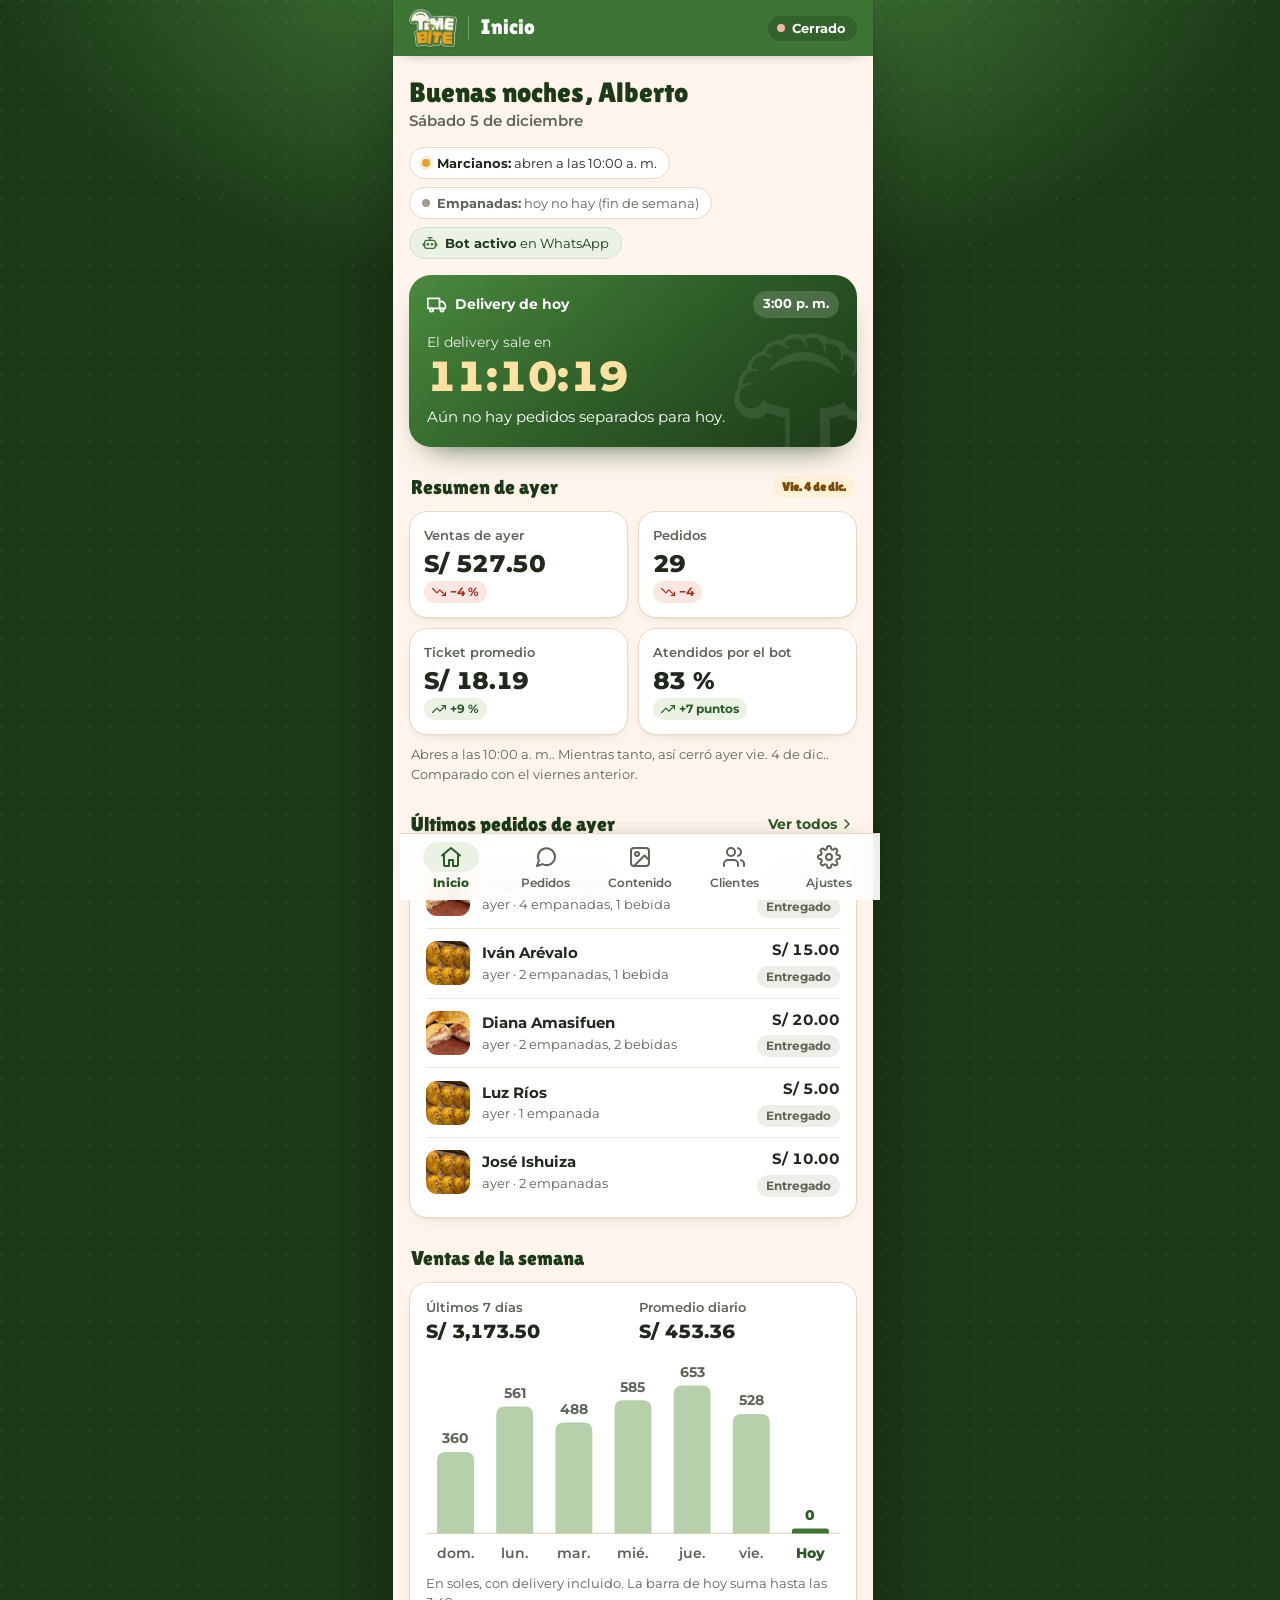
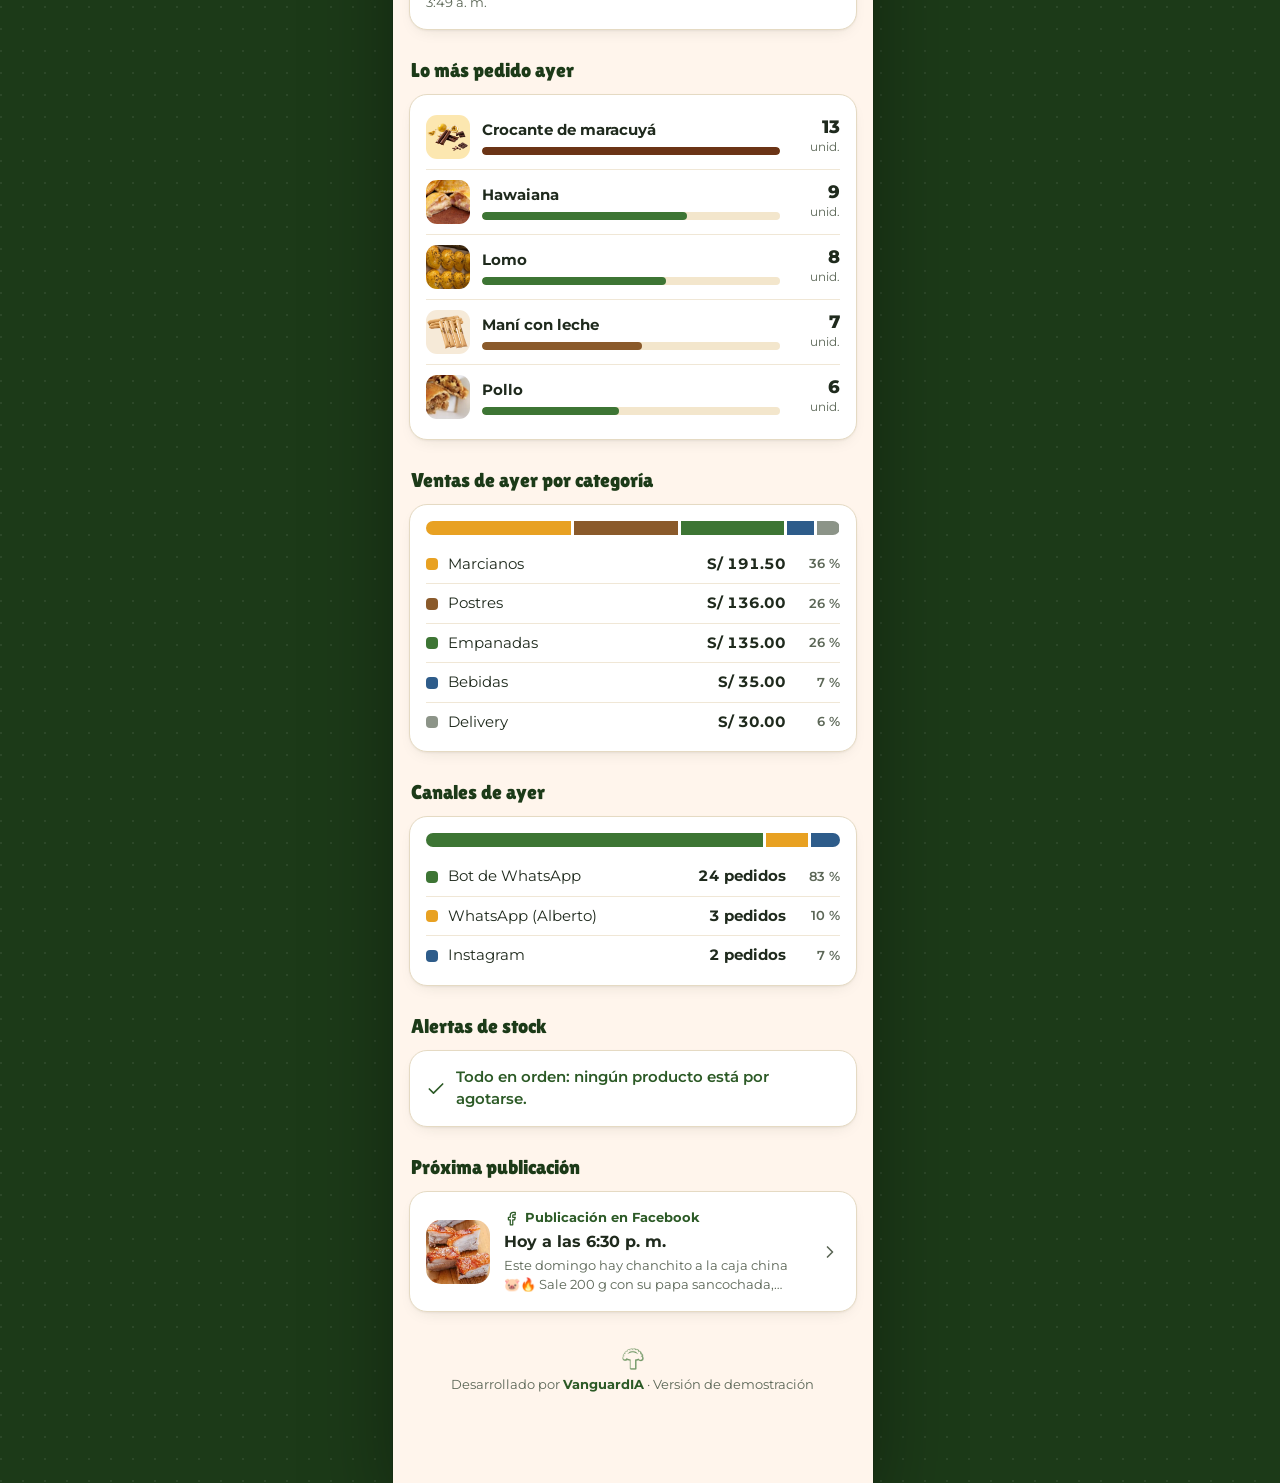
<file: index.html>
<!doctype html>
<html lang="es-PE">
<head>
  <meta charset="utf-8">
  <meta name="viewport" content="width=device-width, initial-scale=1, viewport-fit=cover">
  <meta name="robots" content="noindex">
  <meta name="theme-color" content="#3D7534">
  <meta name="color-scheme" content="light">
  <meta name="description" content="Panel de Time Bite: pedidos por WhatsApp, publicaciones y clientes. Versión de demostración.">
  <meta name="mobile-web-app-capable" content="yes">
  <meta name="apple-mobile-web-app-capable" content="yes">
  <meta name="apple-mobile-web-app-title" content="Time Bite">
  <title>Time Bite · Panel</title>
  <link rel="icon" href="assets/img/logo-verde.webp" type="image/webp">
  <link rel="apple-touch-icon" href="assets/img/logo-verde.webp">
  <link rel="stylesheet" href="https://fonts.googleapis.com/css2?family=Kaushan+Script&family=Lilita+One&family=Montserrat:wght@400..900&display=swap">
  <link rel="stylesheet" href="css/app.css">
  <link rel="stylesheet" href="css/chat.css">
  <link rel="stylesheet" href="css/studio.css">
  <script defer src="js/data.js"></script>
  <script defer src="js/app.js"></script>
  <script defer src="js/sim.js"></script>
  <script defer src="js/views.js"></script>
  <script defer src="js/bot.js"></script>
  <script defer src="js/chat.js"></script>
  <script defer src="js/content.js"></script>
  <script defer src="js/studio.js"></script>
</head>
<body>
  <div class="app">
    <header class="app-head">
      <img class="app-logo" src="assets/img/logo.webp" alt="Time Bite" width="774" height="613">
      <h1 class="app-title" id="app-title">Inicio</h1>
      <span class="app-status" id="app-status">Abierto</span>
    </header>

    <main class="app-main" id="app-main">
      <section class="view" id="view-inicio" aria-labelledby="app-title"></section>
      <section class="view" id="view-pedidos" aria-labelledby="app-title" hidden></section>
      <section class="view" id="view-contenido" aria-labelledby="app-title" hidden></section>
      <section class="view" id="view-clientes" aria-labelledby="app-title" hidden></section>
      <section class="view" id="view-ajustes" aria-labelledby="app-title" hidden></section>
      <footer class="app-credit">
        <img src="assets/img/isotipo-verde.webp" alt="" width="504" height="512">
        <span>Desarrollado por <b>VanguardIA</b> · Versión de demostración</span>
      </footer>
      <noscript><p class="empty">Activa JavaScript en tu navegador para usar el panel de Time Bite.</p></noscript>
    </main>

    <nav class="tabbar" id="tabbar" aria-label="Secciones">
      <button type="button" class="tab" data-view="inicio"><span class="tab-ic"></span><span class="tab-lb">Inicio</span></button>
      <button type="button" class="tab" data-view="pedidos"><span class="tab-ic"><span class="tab-badge" hidden></span></span><span class="tab-lb">Pedidos</span></button>
      <button type="button" class="tab" data-view="contenido"><span class="tab-ic"></span><span class="tab-lb">Contenido</span></button>
      <button type="button" class="tab" data-view="clientes"><span class="tab-ic"></span><span class="tab-lb">Clientes</span></button>
      <button type="button" class="tab" data-view="ajustes"><span class="tab-ic"></span><span class="tab-lb">Ajustes</span></button>
    </nav>
  </div>
</body>
</html>
</file>
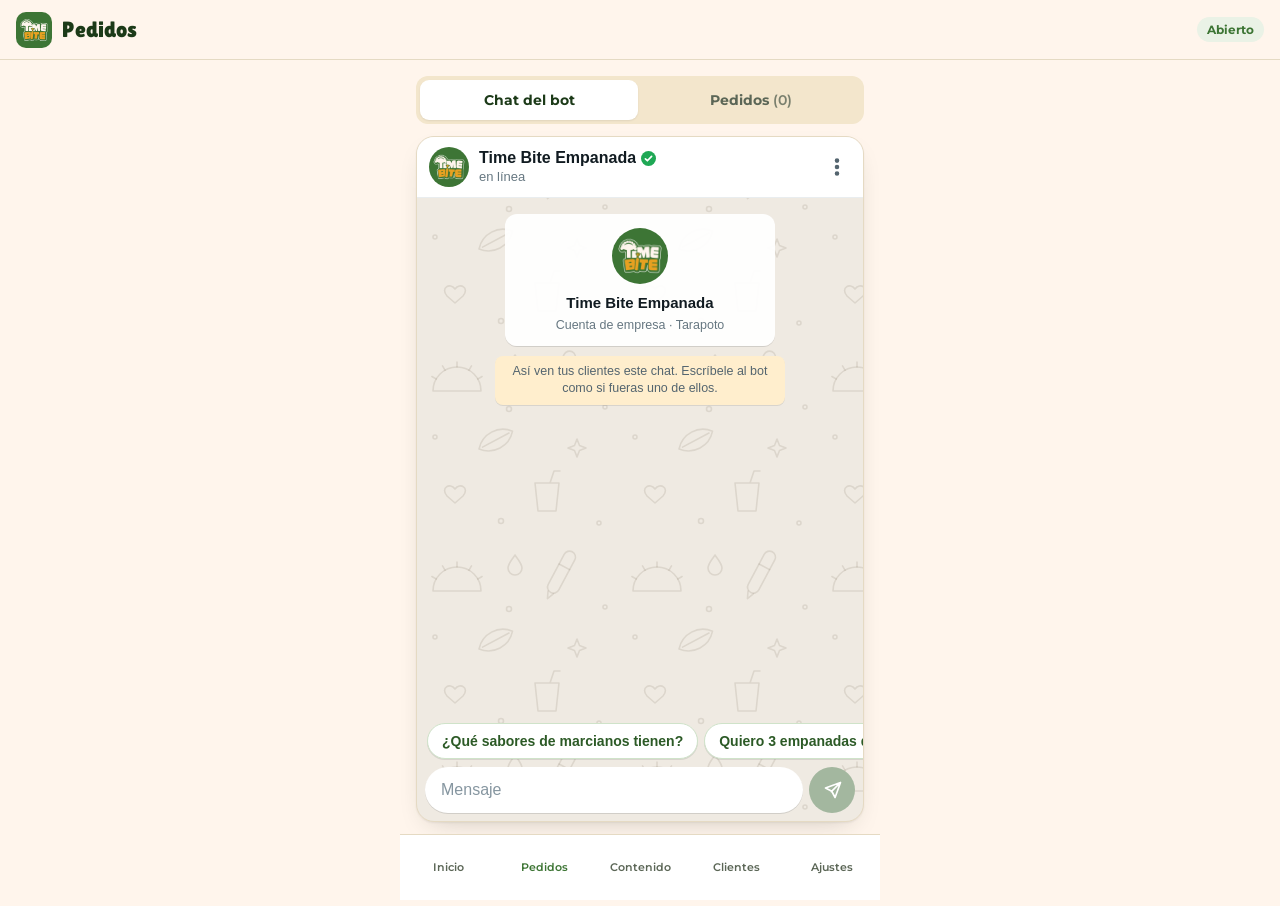
<file: tests/chat.html>
<!doctype html>
<html lang="es-PE">
<head>
<meta charset="utf-8">
<meta name="viewport" content="width=device-width, initial-scale=1, viewport-fit=cover">
<meta name="robots" content="noindex">
<title>Prueba · Pedidos y chat</title>
<!-- Prueba aislada de js/chat.js + css/chat.css con un shell mínimo simulado (TB.app) y, si no existe js/bot.js, un bot simulado.
     Parámetros: ?fresh (estado limpio) &tab=pedidos &day=ayer &play=demo|texto1|texto2 (&stop=N &after=pedidos) &sheet (abre el primer pedido) &off (bot apagado)
     &stubbot (fuerza el bot simulado) &now=2026-11-11T13:30 -->
<base href="../">
<link rel="preconnect" href="https://fonts.googleapis.com">
<link rel="preconnect" href="https://fonts.gstatic.com" crossorigin>
<link rel="stylesheet" href="https://fonts.googleapis.com/css2?family=Lilita+One&family=Montserrat:wght@400;500;600;700;800;900&display=swap">
<style>
  /* Sustituto mínimo de css/app.css (tokens y componentes compartidos) solo para esta prueba. */
  :root { --tb-verde:#3D7534; --tb-verde-700:#2C5A26; --tb-verde-900:#1C3A18; --tb-verde-50:#EAF2E6; --tb-mostaza:#E8A122; --tb-mostaza-50:#FDF1D8; --tb-crema:#FFF5EC; --tb-crema-2:#F3E6CC; --tb-marron:#42220B; --tb-tinta:#1F2A1D; --tb-tinta-2:#5B6656; --tb-borde:#E5DAC3; --tb-rojo:#C2412D; --tb-azul:#2E5C8A; }
  * { box-sizing: border-box; }
  html, body { margin: 0; }
  body { background: var(--tb-crema); color: var(--tb-tinta); font: 15px/1.45 Montserrat, system-ui, sans-serif; overflow-x: hidden; }
  button { font: inherit; }
  .t-top { position: sticky; top: 0; z-index: 10; display: flex; align-items: center; gap: 10px; height: 60px; padding: 0 16px; background: var(--tb-crema); border-bottom: 1px solid var(--tb-borde); }
  .t-top img { width: 36px; height: 36px; border-radius: 10px; }
  .t-top b { font: 22px 'Lilita One', sans-serif; color: var(--tb-verde-900); }
  .t-top span { margin-left: auto; font-size: 12px; font-weight: 700; color: var(--tb-verde); background: var(--tb-verde-50); padding: 4px 10px; border-radius: 99px; }
  .t-main { padding: 16px 16px calc(84px + env(safe-area-inset-bottom)); max-width: 480px; margin: 0 auto; }
  .t-nav { position: fixed; left: 0; right: 0; bottom: 0; z-index: 10; display: grid; grid-template-columns: repeat(5, 1fr); height: calc(66px + env(safe-area-inset-bottom)); padding-bottom: env(safe-area-inset-bottom); background: #fff; border-top: 1px solid var(--tb-borde); max-width: 480px; margin: 0 auto; }
  .t-nav span { display: flex; flex-direction: column; align-items: center; justify-content: center; gap: 2px; font-size: 11px; font-weight: 600; color: var(--tb-tinta-2); }
  .t-nav span.on { color: var(--tb-verde); }
  .seg { display: flex; padding: 4px; gap: 4px; background: var(--tb-crema-2); border-radius: 12px; }
  .seg button { flex: 1; min-height: 40px; border: 0; border-radius: 9px; background: none; color: var(--tb-tinta-2); font-weight: 700; font-size: 14px; padding: 0 14px; }
  .seg button[aria-pressed="true"] { background: #fff; color: var(--tb-verde-900); box-shadow: 0 1px 2px rgba(0,0,0,.08); }
  .chip { display: inline-flex; align-items: center; min-height: 40px; padding: 0 14px; border: 1px solid var(--tb-borde); border-radius: 99px; background: #fff; color: var(--tb-tinta); font-weight: 600; font-size: 13.5px; }
  .chip-on { background: var(--tb-verde); border-color: var(--tb-verde); color: #fff; }
  .card { background: #fff; border: 1px solid var(--tb-borde); border-radius: 14px; box-shadow: 0 1px 2px rgba(31,42,29,.05); }
  .badge { display: inline-flex; align-items: center; gap: 4px; padding: 2px 8px; border-radius: 99px; font-size: 11.5px; font-weight: 700; white-space: nowrap; }
  .badge-verde { background: var(--tb-verde-50); color: var(--tb-verde-700); }
  .badge-mostaza { background: var(--tb-mostaza-50); color: #8A5A0C; }
  .badge-rojo { background: #FBE6E2; color: var(--tb-rojo); }
  .badge-gris { background: #EEF0EC; color: var(--tb-tinta-2); }
  .btn { display: inline-flex; align-items: center; justify-content: center; gap: 8px; min-height: 44px; padding: 0 18px; border-radius: 12px; border: 1px solid transparent; font-weight: 700; }
  .btn-primary { background: var(--tb-verde); color: #fff; }
  .btn-ghost { background: #fff; border-color: var(--tb-borde); color: var(--tb-tinta); }
  .btn-sm { min-height: 44px; font-size: 14px; }
  .btn-block { width: 100%; }
  .muted { color: var(--tb-tinta-2); }
  .empty { padding: 28px 16px; background: #fff; border: 1px dashed var(--tb-borde); border-radius: 14px; }
  .empty p { margin: 6px 0; }
  .tile { display: grid; place-items: center; border-radius: 8px; }
  .tile img { width: 60%; height: 60%; object-fit: contain; }
  .t-sheet-bg { position: fixed; inset: 0; z-index: 50; display: flex; align-items: flex-end; justify-content: center; background: rgba(20,28,18,.45); }
  .t-sheet { width: 100%; max-width: 480px; max-height: 88vh; overflow: auto; background: #fff; border-radius: 20px 20px 0 0; padding: 8px 16px calc(16px + env(safe-area-inset-bottom)); }
  .t-sheet-h { display: flex; align-items: center; justify-content: space-between; min-height: 52px; }
  .t-sheet-h b { font: 22px 'Lilita One', sans-serif; color: var(--tb-verde-900); }
  .t-sheet-h button { width: 44px; height: 44px; border: 0; background: none; font-size: 26px; }
  .t-sheet-a { display: grid; gap: 8px; margin-top: 16px; }
  .t-toast { position: fixed; left: 16px; right: 16px; bottom: 82px; z-index: 60; display: flex; align-items: center; gap: 10px; max-width: 448px; margin: 0 auto; padding: 12px 14px; border-radius: 12px; background: var(--tb-tinta); color: #fff; font-weight: 600; font-size: 14px; }
  .t-toast button { margin-left: auto; border: 0; background: none; color: var(--tb-mostaza); font-weight: 800; }
</style>
<link rel="stylesheet" href="css/chat.css">
</head>
<body>
<header class="t-top"><img src="assets/img/logo-verde.webp" alt=""><b>Pedidos</b><span>Abierto</span></header>
<main class="t-main"><section id="view"></section></main>
<nav class="t-nav"><span>Inicio</span><span class="on">Pedidos</span><span>Contenido</span><span>Clientes</span><span>Ajustes</span></nav>

<script src="js/data.js"></script>
<script>
  /* TB.app simulado: solo lo que usa chat.js, según el contrato de SPEC.md. */
  (function () {
    var qs = new URLSearchParams(location.search);
    var offset = qs.get('now') ? new Date(qs.get('now')) - Date.now() : 0;
    var KEY = 'tb-chat-test', ev = {};
    var state = {};
    try { if (!qs.has('fresh')) state = JSON.parse(localStorage.getItem(KEY)) || {}; } catch (e) {}
    if (qs.has('off')) state.settings = { bot: { activo: false } };
    state.orders = state.orders || []; state.patches = state.patches || {};
    var IC = {
      chat: '<path d="M21 12a8 8 0 0 1-11.6 7.1L4 20l1-4.6A8 8 0 1 1 21 12z"/>',
      more: '<circle cx="12" cy="5" r="1.5" fill="currentColor"/><circle cx="12" cy="12" r="1.5" fill="currentColor"/><circle cx="12" cy="19" r="1.5" fill="currentColor"/>',
      send: '<path d="M21 3L10 14M21 3l-6.5 18-4-7.5L3 9.5z"/>', check: '<path d="M5 12.5l4.5 4.5L19 7.5"/>',
      truck: '<path d="M2.5 6.5h11v9.5h-11zM13.5 9.5h4l3 3.2V16h-7"/><circle cx="6.5" cy="17.5" r="1.8"/><circle cx="17" cy="17.5" r="1.8"/>',
      store: '<path d="M4 9l1.5-5h13L20 9M4 9h16v1.5a3 3 0 0 1-5.3 2 3 3 0 0 1-5.4 0A3 3 0 0 1 4 10.5zM5.5 13v7h13v-7"/>',
      clock: '<circle cx="12" cy="12" r="9"/><path d="M12 7v5l3 2"/>', bag: '<path d="M5 8h14l-1 12.5H6zM9 8V6.5a3 3 0 0 1 6 0V8"/>',
      user: '<circle cx="12" cy="8" r="4"/><path d="M4 21a8 8 0 0 1 16 0"/>', bot: '<rect x="4" y="8" width="16" height="12" rx="3"/><path d="M12 8V4.5M9 14h.01M15 14h.01"/>',
      whatsapp: '<path d="M21 12a8 8 0 0 1-11.6 7.1L4 20l1-4.6A8 8 0 1 1 21 12z"/>', instagram: '<rect x="3" y="3" width="18" height="18" rx="5"/><circle cx="12" cy="12" r="4"/>',
      refresh: '<path d="M20 11a8 8 0 1 0-2.3 5.7M20 4v7h-7"/>', alert: '<path d="M12 3.5l9.5 16.5h-19zM12 10v4M12 17h.01"/>'
    };
    function pad(n) { return (n < 10 ? '0' : '') + n; }
    function now() { return new Date(Date.now() + offset); }
    var DIAS = ['dom.', 'lun.', 'mar.', 'mié.', 'jue.', 'vie.', 'sáb.'], MESES = ['ene.', 'feb.', 'mar.', 'abr.', 'may.', 'jun.', 'jul.', 'ago.', 'set.', 'oct.', 'nov.', 'dic.'];
    function productImg(p) { return p.thumb ? { src: p.thumb, kind: 'thumb' } : p.heroSm ? { src: p.heroSm, kind: 'hero' } : { src: null, kind: null }; }
    var NAMES = ['Rosa Panduro', 'Luis Pinedo', 'Carmen Tuanama', 'Jorge Shapiama', 'Milagros Tapullima', 'Diego Del Águila', 'Lucía Sangama', 'Kevin Amasifuen', 'Sofía Cachique', 'Ana Ríos', 'Pedro Vásquez', 'Gina Rengifo'];
    function sim(date) {
      var d0 = new Date(date); d0.setHours(0, 0, 0, 0);
      var seed = d0.getDate() * 37 + d0.getMonth() * 7 + 11, out = [];
      var rand = function () { seed = (seed * 9301 + 49297) % 233280; return seed / 233280; };
      var isToday = d0.toDateString() === now().toDateString();
      var base = isToday ? 1031 : 1001;
      var prods = ['emp-mixto', 'emp-pollo', 'emp-hawaiana', 'mar-aguaje', 'mar-fresa', 'mar-cheesecake-maracuya', 'mar-crocante-maracuya', 'refresco', 'gaseosa'];
      for (var i = 0; i < 11; i++) {
        var t = new Date(d0); t.setHours(10, 4 + i * 55 + Math.floor(rand() * 25));
        if (isToday && t > now()) break;
        var items = [], n = 1 + Math.floor(rand() * 3);
        for (var k = 0; k < n; k++) { var p = TB.data.porKey[prods[Math.floor(rand() * prods.length)]]; items.push({ key: p.key, name: p.largo, qty: 1 + Math.floor(rand() * 4), price: p.precio }); }
        var sub = items.reduce(function (s, x) { return s + x.qty * x.price; }, 0);
        var mode = rand() < .7 ? 'delivery' : 'recojo', z = TB.data.delivery.zonas[Math.floor(rand() * 3)];
        var age = (now() - t) / 60000;
        var status = !isToday || age > 120 ? 'entregado' : age < 20 ? 'nuevo' : age < 50 ? 'preparando' : mode === 'delivery' ? 'en camino' : 'listo para recojo';
        // Igual que sim.js: slot sin label; el delivery de después de las 3 p. m. sale al día siguiente.
        var sd = new Date(t); if (mode === 'delivery' && t.getHours() >= 15) sd.setDate(sd.getDate() + 1);
        var st = mode === 'delivery' ? '15:00' : pad(t.getHours()) + ':' + pad(Math.min(59, t.getMinutes() + 15));
        out.push({ code: 'TB-' + (base + i), customer: { name: NAMES[(i * 5 + d0.getDate()) % NAMES.length], phone: '9' + (40 + i) + ' ••• ' + (100 + i * 37) },
          items: items, subtotal: sub, mode: mode, zone: mode === 'delivery' ? z.nombre : null, deliveryCost: mode === 'delivery' ? z.costo : 0,
          total: sub + (mode === 'delivery' ? z.costo : 0),
          slot: { date: sd.getFullYear() + '-' + pad(sd.getMonth() + 1) + '-' + pad(sd.getDate()), time: st },
          pay: ['Yape', 'Plin', 'Tarjeta'][Math.floor(rand() * 3)], channel: rand() < .8 ? 'Bot de WhatsApp' : rand() < .5 ? 'WhatsApp (Alberto)' : 'Instagram',
          status: status, createdAt: t.toISOString(), simulated: true, note: i % 4 === 1 ? 'Sin cebolla, por favor.' : undefined });
      }
      return out;
    }
    function ordersFor(date) {
      var day = new Date(date).toDateString();
      return sim(date).concat(state.orders.filter(function (o) { return new Date(o.createdAt).toDateString() === day; }))
        .map(function (o) { return Object.assign({}, o, state.patches[o.code] || {}); })
        .sort(function (a, b) { return new Date(b.createdAt) - new Date(a.createdAt); });
    }
    TB.views = TB.views || [];
    TB.app = {
      state: state,
      save: function () { try { localStorage.setItem(KEY, JSON.stringify(TB.app.state)); } catch (e) {} },
      on: function (e, fn) { (ev[e] = ev[e] || []).push(fn); },
      emit: function (e, p) { (ev[e] || []).forEach(function (fn) { fn(p); }); },
      go: function (key, params) { console.log('go', key, JSON.stringify(params || {})); var v = TB.views.filter(function (x) { return x.key === key; })[0]; if (v && v.show) v.show(params); },
      toast: function (text, opt) {
        var t = document.createElement('div'); t.className = 't-toast'; t.textContent = text;
        if (opt && opt.action) { var b = document.createElement('button'); b.textContent = opt.action.label; b.onclick = function () { t.remove(); opt.action.fn(); }; t.appendChild(b); }
        document.body.appendChild(t); setTimeout(function () { t.remove(); }, 4000);
      },
      sheet: function (o) {
        var bg = document.createElement('div'); bg.className = 't-sheet-bg';
        bg.innerHTML = '<div class="t-sheet" role="dialog" aria-modal="true"><div class="t-sheet-h"><b></b><button type="button" aria-label="Cerrar">×</button></div><div class="t-sheet-b"></div><div class="t-sheet-a"></div></div>';
        bg.querySelector('b').textContent = o.title;
        var body = bg.querySelector('.t-sheet-b'); if (typeof o.body === 'string') body.innerHTML = o.body; else body.appendChild(o.body);
        (o.actions || []).forEach(function (a) { var b = document.createElement('button'); b.type = 'button'; b.className = 'btn btn-block ' + (a.primary ? 'btn-primary' : 'btn-ghost'); b.textContent = a.label; b.onclick = a.fn; bg.querySelector('.t-sheet-a').appendChild(b); });
        var close = function () { bg.remove(); };
        bg.querySelector('.t-sheet-h button').onclick = close; bg.onclick = function (e) { if (e.target === bg) close(); };
        document.body.appendChild(bg);
        return { el: bg, close: close };
      },
      confirm: function () { return Promise.resolve(true); },
      money: function (n) { return 'S/ ' + Number(n).toFixed(2); },
      fmtTime: function (d) { var h = d.getHours(); return ((h % 12) || 12) + ':' + pad(d.getMinutes()) + (h < 12 ? ' a. m.' : ' p. m.'); },
      fmtDate: function (d) { return DIAS[d.getDay()] + ' ' + d.getDate() + ' de ' + MESES[d.getMonth()]; },
      rel: function (d) { var m = Math.floor((now() - d) / 60000); return m < 1 ? 'ahora' : m < 60 ? 'hace ' + m + ' min' : d.toDateString() === now().toDateString() ? 'hace ' + Math.floor(m / 60) + ' h' : 'ayer'; },
      now: now,
      icon: function (n, s) { s = s || 20; return '<svg viewBox="0 0 24 24" width="' + s + '" height="' + s + '" fill="none" stroke="currentColor" stroke-width="2" stroke-linecap="round" stroke-linejoin="round" aria-hidden="true">' + (IC[n] || '<circle cx="12" cy="12" r="8"/>') + '</svg>'; },
      productImg: productImg,
      tile: function (p, size) {
        var img = productImg(p), box = 'width:' + size + 'px;height:' + size + 'px;';
        return img.src ? '<img src="' + img.src + '" alt="" style="' + box + 'object-fit:' + (img.kind === 'thumb' ? 'cover' : 'contain') + ';border-radius:8px;background:' + p.fondo + '">'
          : '<span class="tile" style="' + box + 'background:' + p.color + '"><img src="assets/img/isotipo-blanco.webp" alt=""></span>';
      },
      ordersFor: ordersFor,
      addOrder: function (o) {
        state.orders.push(o); TB.app.save(); TB.app.emit('order:new', o);
        TB.app.toast('Nuevo pedido ' + o.code + ' · ' + TB.app.money(o.total), { action: { label: 'Ver', fn: function () { TB.app.go('pedidos', { tab: 'pedidos', code: o.code }); } } });
      },
      updateOrder: function (code, patch) { state.patches[code] = Object.assign(state.patches[code] || {}, patch); TB.app.save(); TB.app.emit('order:update', Object.assign({ code: code }, patch)); },
      nextOrderCode: function () {
        var max = ordersFor(now()).concat(state.orders).reduce(function (m, o) { return Math.max(m, +o.code.slice(3)); }, 1040);
        return 'TB-' + (max + 1);
      }
    };
  })();
</script>
<script src="js/bot.js"></script>
<script>
  /* Bot simulado (solo si js/bot.js no está o se pide ?stubbot): recorre el flujo del guion de la demo. */
  if (!window.TB.bot || new URLSearchParams(location.search).has('stubbot')) TB.bot = (function () {
    var D = TB.data;
    var norm = function (s) { return s.toLowerCase().normalize('NFD').replace(/[̀-ͯ]/g, ''); };
    function items(text) {
      var t = norm(text), out = [];
      D.productos.forEach(function (p) {
        p.alias.some(function (a) {
          var i = t.indexOf(a); if (i < 0) return false;
          var m = t.slice(Math.max(0, i - 30), i).match(/(\d+)\D*$/);
          out.push({ key: p.key, name: p.largo, qty: m ? +m[1] : 1, price: p.precio }); return true;
        });
      });
      return out;
    }
    function order(c, now) {
      var sub = c.items.reduce(function (s, i) { return s + i.qty * i.price; }, 0), z = c.zone;
      return { customer: { name: c.name }, items: c.items, subtotal: sub, mode: z ? 'delivery' : 'recojo', zone: z ? z.nombre : null, deliveryCost: z ? z.costo : 0, total: sub + (z ? z.costo : 0),
        slot: { date: now.toISOString().slice(0, 10), time: '15:00', label: z ? 'Hoy en el delivery de las 3:00 p. m.' : 'Hoy, para recoger desde las 4:00 p. m.' },
        pay: c.pay, channel: 'Bot de WhatsApp', status: 'nuevo', createdAt: now.toISOString() };
    }
    return {
      createConversation: function () { return { step: 'inicio', items: [], zone: null, name: null, pay: null }; },
      suggestions: function (c) {
        return { inicio: ['Hola', '¿Qué sabores de marcianos tienen?', 'Quiero 2 empanadas de pollo y 8 marcianos de aguaje', 'Quiero una caja china para el domingo'],
          modo: ['Delivery a Morales', 'Paso a recoger'], nombre: ['Rosa Panduro'], pago: ['Yape', 'Plin', 'Tarjeta'], confirmar: ['Sí, confirmo', 'Cambiar algo'],
          hecho: ['¿A qué hora llega?', 'Quiero una caja china para el domingo'] }[c.step] || [];
      },
      reply: function (c, text, now) {
        var t = norm(text), its = items(text);
        if (/caja china|chanch/.test(t)) return { messages: [
          { from: 'bot', text: 'Nuestro *chanchito a la caja china* sale los domingos 🐷', product: 'caja-china', delay: 1300 },
          { from: 'bot', text: 'Para coordinar tu caja china te paso con Alberto 🙌', delay: 900 },
          { from: 'alberto', text: '¡Hola! Soy Alberto 👋 ¿Para cuántas personas sería el domingo?', delay: 1800 }], order: null, handoff: { reason: 'Caja china' } };
        if (c.step === 'inicio' && its.length) {
          c.items = its; c.step = 'modo';
          return { messages: [{ from: 'bot', text: '¡Buena elección! 🙌', product: its[its.length - 1].key, delay: 1200 },
            { from: 'bot', text: 'Te anoto ' + its.map(function (i) { return i.qty + ' × ' + i.name.toLowerCase(); }).join(' y ') + '.\n¿Lo quieres con *delivery* o pasas a *recoger*?', delay: 1400 }], order: null, handoff: null };
        }
        if (c.step === 'modo') {
          c.zone = D.delivery.zonas.filter(function (z) { return z.alias.some(function (a) { return t.indexOf(a) >= 0; }); })[0] || null; c.step = 'nombre';
          return { messages: [{ from: 'bot', text: (c.zone ? 'Perfecto: el delivery a ' + c.zone.nombre + ' cuesta S/ ' + c.zone.costo.toFixed(2) + ' y sale a las 3:00 p. m. 🛵\n' : '¡Listo! Te esperamos en nuestro punto de recojo.\n') + '¿A nombre de quién dejo el pedido?', delay: 1300 }], order: null, handoff: null };
        }
        if (c.step === 'nombre') { c.name = text.trim(); c.step = 'pago'; return { messages: [{ from: 'bot', text: 'Gracias, ' + c.name.split(' ')[0] + '. ¿Cómo pagas: Yape, Plin o tarjeta?', delay: 1000 }], order: null, handoff: null }; }
        if (c.step === 'pago') {
          c.pay = /plin/.test(t) ? 'Plin' : /tarjeta|visa|master/.test(t) ? 'Tarjeta' : 'Yape'; c.step = 'confirmar';
          return { messages: [{ from: 'bot', text: '¿Confirmo tu pedido?', order: order(c, now), delay: 1500 }], order: null, handoff: null };
        }
        if (c.step === 'confirmar' && /^(si|confirm|dale|ok)/.test(t)) {
          c.step = 'hecho'; var o = order(c, now);
          return { messages: [{ from: 'bot', text: '¡Listo, ' + c.name.split(' ')[0] + '! Tu pedido quedó registrado ✅', order: o, delay: 1400 },
            { from: 'bot', text: 'Te escribimos cuando salga el delivery. ¡Gracias por elegir *Time Bite*! 💚', delay: 900 }], order: o, handoff: null };
        }
        return { messages: [{ from: 'bot', text: '¡Hola! 👋 Bienvenido a *Time Bite*. Hoy tenemos empanadas caseras y marcianos gourmet. ¿Qué se te antoja?', delay: 1100 }], order: null, handoff: null };
      }
    };
  })();
</script>
<script src="js/chat.js"></script>
<script>
  (function () {
    var qs = new URLSearchParams(location.search);
    var view = TB.views.filter(function (v) { return v.key === 'pedidos'; })[0];
    view.mount(document.getElementById('view'));
    view.show({ tab: qs.get('tab') || 'chat' });
    if (qs.get('day')) document.querySelector('[data-day="' + qs.get('day') + '"]').click();
    var script = qs.get('play');
    if (script) {
      var texts = script === 'demo' ? ['Hola', 'Quiero 2 empanadas de pollo y 8 marcianos de aguaje', 'Delivery a Morales', 'Rosa Panduro', 'Yape', 'Sí, confirmo', 'Quiero una caja china para el domingo'] : script.split('|');
      var stop = +qs.get('stop') || texts.length, i = 0;
      (function next() {
        if (document.querySelector('.ch-sugs.ch-wait')) return setTimeout(next, 200);
        if (i >= stop) { if (qs.get('after')) document.querySelector('[data-tab="' + qs.get('after') + '"]').click(); return; }
        var inp = document.querySelector('.ch-input');
        inp.value = texts[i++];
        inp.dispatchEvent(new Event('input'));
        document.querySelector('.ch-compose').requestSubmit();
        setTimeout(next, 700);
      })();
    }
    if (qs.has('sheet')) setTimeout(function () { var c = document.querySelector('.ch-oc' + (qs.get('sheet') ? '[data-code="' + qs.get('sheet') + '"]' : '')); if (c) c.click(); }, 400);
    if (qs.has('menu')) setTimeout(function () { document.querySelector('.ch-more').click(); }, 400);
    // ?check: informa por consola si la página se desborda a lo ancho (debe ser ancho = ancho visible).
    if (qs.has('check')) setTimeout(function () { var d = document.documentElement; console.log('ANCHO', d.scrollWidth, d.clientWidth, d.scrollWidth > d.clientWidth ? 'DESBORDA' : 'ok'); }, +qs.get('check') || 3000);
  })();
</script>
</body>
</html>
</file>
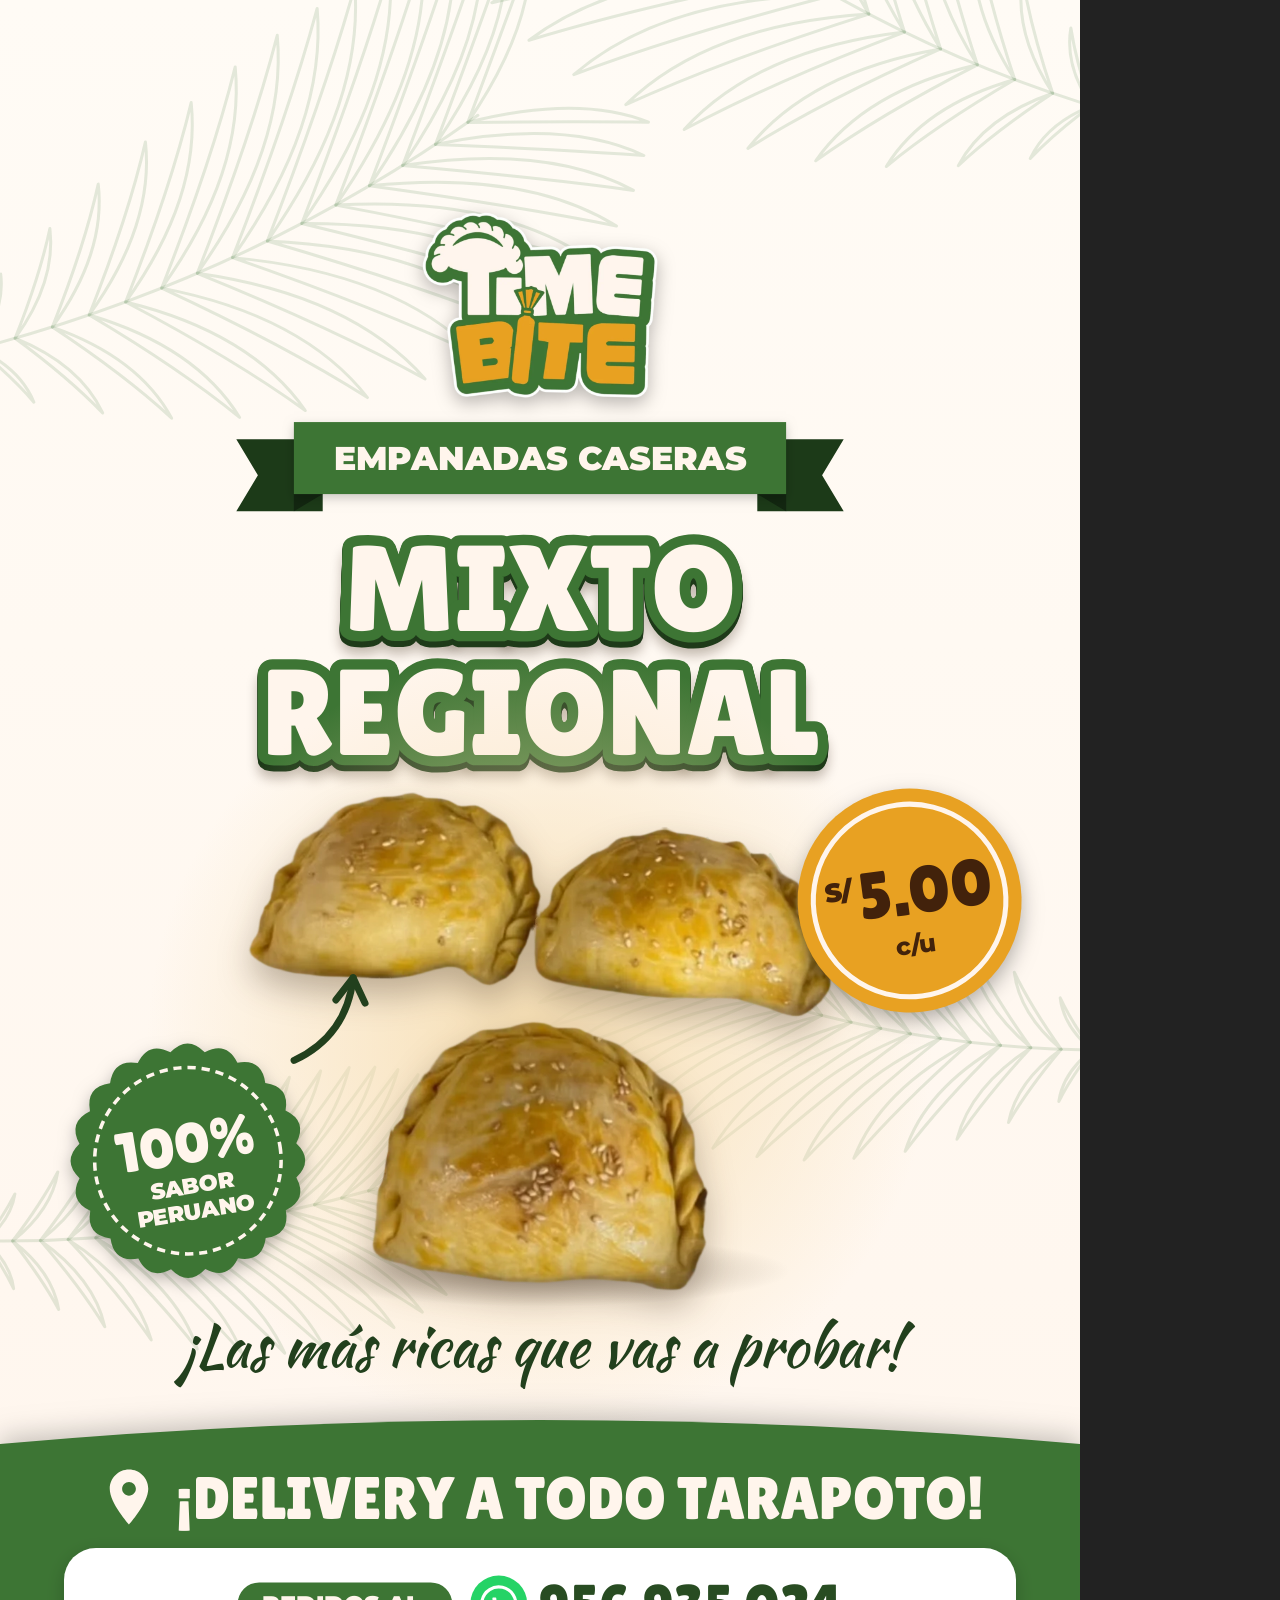
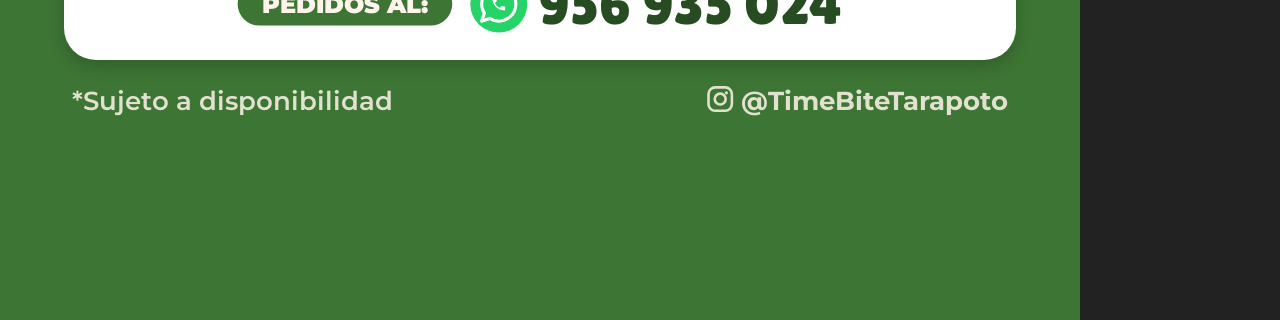
<file: tests/flyers.html>
<!doctype html>
<html lang="es">
<head>
<meta charset="utf-8">
<meta name="viewport" content="width=device-width, initial-scale=1">
<meta name="robots" content="noindex">
<title>Time Bite · Prueba de afiches</title>
<!-- Las rutas de assets/ y js/ son relativas a la raíz del sitio, como en index.html. -->
<base href="../">
<link rel="preconnect" href="https://fonts.googleapis.com">
<link rel="preconnect" href="https://fonts.gstatic.com" crossorigin>
<link rel="stylesheet" href="https://fonts.googleapis.com/css2?family=Kaushan+Script&family=Lilita+One&family=Montserrat:wght@400;500;600;700;800;900&display=swap">
<style>
  html, body { margin: 0; background: #222; color: #eee; font: 14px/1.4 Montserrat, sans-serif; }
  canvas { display: block; }
  pre { margin: 16px; white-space: pre-wrap; }
</style>
<script src="js/data.js" defer></script>
<script src="js/content.js" defer></script>
</head>
<body>
<!--
  Un afiche a tamaño real:  tests/flyers.html?t=producto&f=story&p=mar-fresa&v=0&o=Solo%20hoy&s=1
  Tiempos y textos de todo:  tests/flyers.html?bench=1   (leer con chrome --headless --dump-dom)
-->
<script>
document.addEventListener('DOMContentLoaded', async () => {
  const q = new URLSearchParams(location.search), C = TB.content;
  if (!q.has('bench')) {
    const c = document.createElement('canvas');
    document.body.appendChild(c);
    const t0 = performance.now();
    try {
      const r = await C.render(c, { template: q.get('t') || 'producto', format: q.get('f') || 'story', product: q.get('p'), variant: +q.get('v') || 0, offer: q.get('o') || '', scale: +q.get('s') || 1 });
      document.title = 'ok ' + Math.round(performance.now() - t0) + ' ms · ' + r.title;
    } catch (e) { document.title = 'error ' + e.message; console.error(e); }
    return;
  }
  // Banco: cada combinación dos veces (en frío con carga de imágenes y en caliente), más los textos.
  const out = [], c = document.createElement('canvas');
  await C.ready();
  for (const t of C.TEMPLATES) {
    for (const p of C.products(t.key)) {
      for (const f of Object.keys(C.FORMATS)) {
        for (let v = 0; v < C.variants(t.key); v++) {
          const o = { template: t.key, format: f, product: p.key, variant: v };
          // getImageData obliga a rasterizar: sin eso solo se mide la grabación de las órdenes de dibujo
          const run = async () => { const t0 = performance.now(); await C.render(c, o); c.getContext('2d').getImageData(0, 0, 1, 1); return performance.now() - t0; };
          const cold = await run(), warm = await run();
          out.push(`${t.key}\t${p.key}\t${f}\tv${v}\t${cold.toFixed(0)} ms\t${warm.toFixed(0)} ms`);
        }
      }
    }
  }
  const warm = out.map(l => +l.split('\t')[5].split(' ')[0]);
  out.push('', 'renders: ' + warm.length + ' · en caliente: media ' + (warm.reduce((a, b) => a + b, 0) / warm.length).toFixed(0) + ' ms · máx. ' + Math.max(...warm) + ' ms');
  await C.render(c, { template: 'producto', format: 'story', product: 'mar-fresa', variant: 0 });
  let t0 = performance.now(); await new Promise(r => c.toBlob(r, 'image/jpeg', 0.92));
  out.push('toBlob JPEG historia: ' + (performance.now() - t0).toFixed(0) + ' ms', '');
  for (const t of C.TEMPLATES) {
    const p = C.products(t.key)[0];
    for (const net of ['whatsapp', 'instagram', 'facebook']) {
      for (let v = 0; v < C.variants(t.key); v++) {
        const r = C.caption({ template: t.key, product: p.key, variant: v, network: net, offer: v === 2 ? 'Solo este fin de semana' : '' });
        out.push(`--- ${t.key} · ${p.key} · ${net} · v${v} · ${r.bestTime} (${r.bestTimeLabel})`, r.text, r.hashtags.join(' '));
      }
    }
  }
  const pre = document.createElement('pre'); pre.id = 'bench'; pre.textContent = out.join('\n');
  document.body.appendChild(pre);
  document.title = 'bench listo';
  // Para leerlo sin tiempo virtual (que congela performance.now): chrome --headless=new --enable-logging=stderr ... | grep BENCH
  out.join('\n').split('\n').forEach(l => console.log('BENCH ' + l));
});
</script>
</body>
</html>
</file>
<file: css/app.css>
/* Time Bite · marco de la app: tokens de marca, componentes compartidos, encabezado, pestañas, hojas, avisos. */
:root {
  --tb-verde: #3D7534; --tb-verde-700: #2C5A26; --tb-verde-900: #1C3A18; --tb-verde-50: #EAF2E6;
  --tb-mostaza: #E8A122; --tb-mostaza-50: #FDF1D8;
  --tb-crema: #FFF5EC; --tb-crema-2: #F3E6CC;
  --tb-marron: #42220B; --tb-tinta: #1F2A1D; --tb-tinta-2: #5B6656; --tb-borde: #E5DAC3;
  --tb-rojo: #C2412D; --tb-azul: #2E5C8A;
  --tb-linea: #F0E7D6;
  --tb-font: "Montserrat", system-ui, -apple-system, "Segoe UI", Roboto, Arial, sans-serif;
  --tb-display: "Lilita One", "Montserrat", system-ui, sans-serif;
  --tb-radius: 18px;
  --tb-shadow: 0 1px 2px rgba(31, 42, 29, .05), 0 6px 18px -10px rgba(31, 42, 29, .18);
  --tb-head-h: 56px;
  --tb-tab-h: 64px;
  --tb-ease: cubic-bezier(.2, .8, .2, 1);
}

*, *::before, *::after { box-sizing: border-box; }
html { -webkit-text-size-adjust: 100%; text-size-adjust: 100%; background: var(--tb-verde-900); scrollbar-gutter: stable; }
html.tb-lock, html.tb-lock body { overflow: hidden; }
body {
  margin: 0; min-height: 100vh;
  font: 400 16px/1.5 var(--tb-font); color: var(--tb-tinta);
  background:
    radial-gradient(circle at 1px 1px, rgba(255, 255, 255, .07) 1px, transparent 0) 0 0 / 22px 22px,
    radial-gradient(900px 520px at 50% -8%, #4C8A40 0%, var(--tb-verde-900) 72%) fixed;
  -webkit-font-smoothing: antialiased; -webkit-tap-highlight-color: transparent;
}
button, input, textarea, select { font: inherit; color: inherit; }
button { -webkit-tap-highlight-color: transparent; }
h1, h2, h3 { line-height: 1.2; }
[hidden] { display: none !important; }
:focus-visible { outline: 3px solid var(--tb-mostaza); outline-offset: 2px; }
.ic { flex: none; display: inline-block; vertical-align: middle; }
.sr-only { position: absolute; width: 1px; height: 1px; margin: -1px; padding: 0; overflow: hidden; clip: rect(0 0 0 0); white-space: nowrap; border: 0; }

/* ---------- Marco: columna de celular centrada en pantallas anchas ---------- */
.app { position: relative; max-width: 480px; min-height: 100vh; min-height: 100dvh; margin: 0 auto; background: var(--tb-crema); }
@media (min-width: 520px) { .app { box-shadow: 0 0 0 1px rgba(0, 0, 0, .08), 0 30px 80px rgba(0, 0, 0, .35); } }

.app-head {
  position: sticky; top: 0; z-index: 30;
  display: flex; align-items: center; gap: 12px;
  height: calc(var(--tb-head-h) + env(safe-area-inset-top)); padding: env(safe-area-inset-top) 16px 0;
  background: var(--tb-verde); color: #fff;
  box-shadow: 0 6px 16px -12px rgba(0, 0, 0, .55);
}
.app-logo { width: auto; height: 38px; filter: drop-shadow(0 1px 1px rgba(0, 0, 0, .18)); }
.app-title { flex: 1; min-width: 0; margin: 0; padding-left: 12px; border-left: 1px solid rgba(255, 255, 255, .28); font: 400 21px/1.1 var(--tb-display); letter-spacing: .2px; white-space: nowrap; overflow: hidden; text-overflow: ellipsis; }
.app-status { flex: none; display: inline-flex; align-items: center; gap: 7px; padding: 6px 11px 6px 9px; border-radius: 999px; background: rgba(255, 255, 255, .14); font-size: 13px; font-weight: 700; line-height: 1; }
.app-status::before { content: ""; width: 8px; height: 8px; border-radius: 50%; background: #A6E57F; box-shadow: 0 0 0 3px rgba(166, 229, 127, .28); }
.app-status.is-closed { background: rgba(0, 0, 0, .16); }
.app-status.is-closed::before { background: #F2B8AA; box-shadow: none; }

.app-main { padding: 18px 16px calc(var(--tb-tab-h) + env(safe-area-inset-bottom) + 20px); }
.view-in { animation: tb-fade .22s ease-out; }
@keyframes tb-fade { from { opacity: 0; } }

.app-credit { display: flex; flex-direction: column; align-items: center; gap: 6px; margin: 36px 0 4px; font-size: 12.5px; color: var(--tb-tinta-2); text-align: center; }
.app-credit img { width: 22px; height: auto; opacity: .7; }
.app-credit b { font-weight: 700; color: var(--tb-verde-700); }

/* ---------- Barra de pestañas ---------- */
.tabbar {
  position: fixed; z-index: 40; left: 0; right: 0; bottom: 0; max-width: 480px; margin: 0 auto;
  display: flex; padding: 6px 4px calc(6px + env(safe-area-inset-bottom));
  background: rgba(255, 255, 255, .97); border-top: 1px solid var(--tb-borde);
  box-shadow: 0 -8px 24px -18px rgba(31, 42, 29, .4);
}
@supports (backdrop-filter: blur(1px)) { .tabbar { background: rgba(255, 255, 255, .9); backdrop-filter: saturate(1.4) blur(14px); } }
html.tb-typing .tabbar { display: none; } /* escribiendo en el chat desde el celular (js/chat.js) */
.tab {
  flex: 1 1 0; min-width: 0; min-height: 52px; display: flex; flex-direction: column; align-items: center; justify-content: center; gap: 3px;
  padding: 2px 0; border: 0; border-radius: 12px; background: none; color: var(--tb-tinta-2); cursor: pointer;
  font-size: 11.5px; font-weight: 600; letter-spacing: .1px;
}
.tab-ic { position: relative; display: grid; place-items: center; width: 56px; height: 30px; border-radius: 999px; transition: background-color .2s, color .2s; }
.tab-lb { max-width: 100%; overflow: hidden; text-overflow: ellipsis; white-space: nowrap; }
.tab[aria-current="page"] { color: var(--tb-verde-700); font-weight: 800; }
.tab[aria-current="page"] .tab-ic { background: var(--tb-verde-50); }
.tab:active .tab-ic { background: var(--tb-crema-2); }
.tab-badge { position: absolute; top: -3px; right: 6px; min-width: 19px; height: 19px; padding: 0 5px; border: 2px solid #fff; border-radius: 10px; background: var(--tb-rojo); color: #fff; font-size: 11px; font-weight: 800; line-height: 15px; text-align: center; }

/* ---------- Componentes compartidos ---------- */
.card { position: relative; padding: 16px; border: 1px solid var(--tb-borde); border-radius: var(--tb-radius); background: #fff; box-shadow: var(--tb-shadow); }
.card + .card { margin-top: 12px; }
.card-head { display: flex; align-items: center; justify-content: space-between; gap: 12px; margin-bottom: 12px; }
.card-head h2, .card-head h3 { margin: 0; font: 400 18px/1.2 var(--tb-display); color: var(--tb-verde-900); }

.section-title { display: flex; align-items: center; justify-content: space-between; gap: 10px; margin: 28px 2px 12px; font: 400 20px/1.2 var(--tb-display); color: var(--tb-verde-900); }
.section-title:first-child { margin-top: 4px; }
.muted { color: var(--tb-tinta-2); }

.btn {
  display: inline-flex; align-items: center; justify-content: center; gap: 8px;
  min-height: 46px; padding: 0 18px; border: 1px solid var(--tb-borde); border-radius: 14px;
  background: #fff; color: var(--tb-tinta); font-size: 15px; font-weight: 700; line-height: 1.2; text-align: center; text-decoration: none;
  cursor: pointer; user-select: none; transition: background-color .15s, border-color .15s, transform .1s, box-shadow .15s;
}
.btn:active { transform: scale(.98); }
.btn:disabled { opacity: .5; cursor: default; transform: none; }
.btn-primary { border-color: transparent; background: var(--tb-verde); color: #fff; box-shadow: 0 6px 14px -8px rgba(44, 90, 38, .8); }
.btn-primary:hover { background: var(--tb-verde-700); }
.btn-ghost { border-color: transparent; background: var(--tb-verde-50); color: var(--tb-verde-700); }
.btn-ghost:hover { background: #DDEBD6; }
.btn-danger { border-color: transparent; background: var(--tb-rojo); color: #fff; }
.btn-danger:hover { background: #A8361F; }
.btn-sm { position: relative; min-height: 38px; padding: 0 14px; border-radius: 12px; font-size: 14px; }
.btn-sm::before { content: ""; position: absolute; inset: -4px 0; } /* área táctil de 46 px */
.btn-block { display: flex; width: 100%; }

.chip {
  display: inline-flex; align-items: center; gap: 6px; min-height: 38px; padding: 0 14px;
  border: 1px solid var(--tb-borde); border-radius: 999px; background: #fff; color: var(--tb-tinta);
  font-size: 14px; font-weight: 600; line-height: 1.2; white-space: nowrap; cursor: pointer;
  transition: background-color .15s, border-color .15s, color .15s;
}
.chip-on, .chip[aria-pressed="true"] { border-color: var(--tb-verde); background: var(--tb-verde); color: #fff; }

.seg { display: flex; gap: 4px; padding: 4px; border-radius: 14px; background: var(--tb-crema-2); }
.seg > button {
  flex: 1 1 0; min-width: 0; min-height: 40px; padding: 0 10px; border: 0; border-radius: 11px; background: none;
  color: var(--tb-tinta-2); font-size: 14px; font-weight: 700; cursor: pointer; transition: background-color .15s, color .15s, box-shadow .15s;
}
.seg > button[aria-pressed="true"] { background: #fff; color: var(--tb-verde-900); box-shadow: 0 1px 3px rgba(31, 42, 29, .14); }

.badge { display: inline-flex; align-items: center; gap: 4px; padding: 3px 9px; border-radius: 999px; background: #EFEDE8; color: var(--tb-tinta-2); font-size: 12px; font-weight: 700; line-height: 1.35; white-space: nowrap; vertical-align: middle; }
.badge-verde { background: var(--tb-verde-50); color: var(--tb-verde-700); }
.badge-mostaza { background: var(--tb-mostaza-50); color: #7A4A06; }
.badge-rojo { background: #FBE6E1; color: #9E3020; }
.badge-gris { background: #EFEDE8; color: var(--tb-tinta-2); }
.badge-azul { background: #E3ECF6; color: var(--tb-azul); }

.list { margin: 0; padding: 0; list-style: none; }
.list-item { display: flex; align-items: center; gap: 12px; min-height: 56px; padding: 10px 0; border-bottom: 1px solid var(--tb-linea); }
.list > li:last-child > .list-item, .list > .list-item:last-child { border-bottom: 0; }
button.list-item { width: 100%; border-top: 0; border-left: 0; border-right: 0; background: none; color: inherit; text-align: left; cursor: pointer; }
button.list-item:active { background: var(--tb-crema); }
.card > .list { margin: -6px 0; }

.tile { position: relative; display: inline-grid; place-items: center; flex: none; overflow: hidden; vertical-align: middle; background: var(--tb-verde); }
.tile > img { width: 56%; height: auto; opacity: .92; }
.tile-thumb > img { width: 100%; height: 100%; object-fit: cover; opacity: 1; }
.tile-hero > img { width: 94%; height: 94%; object-fit: contain; opacity: 1; }

.empty { display: flex; flex-direction: column; align-items: center; gap: 4px; padding: 28px 16px; color: var(--tb-tinta-2); text-align: center; }
.empty > .ic { margin-bottom: 6px; color: var(--tb-verde); opacity: .8; }
.empty p { margin: 0; }
.empty b { color: var(--tb-tinta); }

.switch { position: relative; flex: none; width: 52px; height: 32px; padding: 0; border: 0; border-radius: 999px; background: #CFC6B4; cursor: pointer; transition: background-color .2s; }
.switch::after { content: ""; position: absolute; top: 3px; left: 3px; width: 26px; height: 26px; border-radius: 50%; background: #fff; box-shadow: 0 1px 3px rgba(0, 0, 0, .25); transition: transform .2s var(--tb-ease); }
.switch[aria-checked="true"] { background: var(--tb-verde); }
.switch[aria-checked="true"]::after { transform: translateX(20px); }

/* ---------- Hoja inferior ---------- */
.sheet-wrap { position: fixed; inset: 0; z-index: 60; display: flex; align-items: flex-end; justify-content: center; }
.sheet-backdrop, .dlg-backdrop { position: absolute; inset: 0; background: rgba(18, 28, 16, .48); opacity: 0; transition: opacity .25s; }
.sheet {
  position: relative; display: flex; flex-direction: column; width: 100%; max-width: 480px; max-height: 92vh; max-height: 92dvh;
  border-radius: 24px 24px 0 0; background: #fff; box-shadow: 0 -12px 40px rgba(0, 0, 0, .22); outline: none;
  padding-bottom: env(safe-area-inset-bottom); transform: translateY(105%); transition: transform .28s var(--tb-ease);
}
.sheet-wrap.open .sheet-backdrop, .dlg-wrap.open .dlg-backdrop { opacity: 1; }
.sheet-wrap.open .sheet { transform: none; }
.sheet-grip { flex: none; display: grid; place-items: center; height: 22px; cursor: grab; touch-action: none; }
.sheet-grip span { width: 42px; height: 5px; border-radius: 3px; background: #DCD2BF; }
.sheet-head { flex: none; display: flex; align-items: center; gap: 8px; padding: 0 8px 4px 20px; touch-action: none; }
.sheet-title { flex: 1; min-width: 0; margin: 0; font: 400 21px/1.2 var(--tb-display); color: var(--tb-verde-900); }
.sheet-x { flex: none; display: grid; place-items: center; width: 44px; height: 44px; border: 0; border-radius: 50%; background: none; color: var(--tb-tinta-2); cursor: pointer; }
.sheet-x:active { background: var(--tb-crema); }
.sheet-body { flex: 1 1 auto; min-height: 0; overflow-y: auto; overscroll-behavior: contain; padding: 6px 20px 20px; }
.sheet-actions { flex: none; display: flex; flex-direction: column; gap: 8px; padding: 12px 20px 14px; border-top: 1px solid var(--tb-linea); }

/* ---------- Diálogo de confirmación ---------- */
.dlg-wrap { position: fixed; inset: 0; z-index: 70; display: grid; place-items: center; padding: 24px; }
.dlg { position: relative; width: 100%; max-width: 360px; padding: 22px 20px 16px; border-radius: 22px; background: #fff; box-shadow: 0 24px 60px rgba(0, 0, 0, .3); outline: none; opacity: 0; transform: scale(.96); transition: opacity .18s, transform .18s var(--tb-ease); }
.dlg-wrap.open .dlg { opacity: 1; transform: none; }
.dlg h2 { margin: 0 0 8px; font: 400 21px/1.25 var(--tb-display); color: var(--tb-verde-900); }
.dlg p { margin: 0 0 20px; color: var(--tb-tinta-2); font-size: 15px; }
.dlg-actions { display: flex; gap: 10px; }
.dlg-actions .btn { flex: 1 1 0; padding: 0 12px; }

/* ---------- Avisos ---------- */
.toasts { position: fixed; z-index: 80; left: 0; right: 0; bottom: calc(var(--tb-tab-h) + env(safe-area-inset-bottom) + 12px); max-width: 480px; margin: 0 auto; padding: 0 12px; display: flex; flex-direction: column; align-items: center; gap: 8px; pointer-events: none; }
.toast {
  display: flex; align-items: center; gap: 10px; width: 100%; min-height: 50px; padding: 8px 8px 8px 16px;
  border-radius: 16px; background: var(--tb-verde-900); color: #fff; font-size: 14.5px; font-weight: 600; line-height: 1.35;
  box-shadow: 0 12px 30px -10px rgba(0, 0, 0, .55); pointer-events: auto;
  opacity: 0; transform: translateY(14px); transition: opacity .22s, transform .22s var(--tb-ease);
}
.toast.in { opacity: 1; transform: none; }
.toast-t { flex: 1; min-width: 0; padding: 6px 0; }
.toast button { flex: none; min-height: 40px; padding: 0 14px; border: 0; border-radius: 10px; background: rgba(255, 255, 255, .1); color: #FFD27A; font-weight: 800; cursor: pointer; }

/* =================== Vistas del shell =================== */
.section-title > h2 { min-width: 0; margin: 0; font: inherit; color: inherit; }
.in-ord-m, .cl-m, .in-al-m { flex: 1; min-width: 0; display: flex; flex-direction: column; }
.in-ord-m b, .cl-m b, .in-al-m b { overflow: hidden; font-size: 15px; white-space: nowrap; text-overflow: ellipsis; }
.in-ord-m > span, .cl-m > span, .in-al-m > span { overflow: hidden; font-size: 13px; color: var(--tb-tinta-2); white-space: nowrap; text-overflow: ellipsis; }

/* ---------- Inicio (in-) ---------- */
.in-hello h2 { margin: 2px 0 0; font: 400 28px/1.15 var(--tb-display); color: var(--tb-verde-900); }
.in-hello p { margin: 2px 0 0; font-size: 15px; font-weight: 600; color: var(--tb-tinta-2); }
.in-chips { display: flex; flex-wrap: wrap; gap: 8px; margin: 14px 0 16px; padding: 0; list-style: none; }
.in-chip { display: inline-flex; align-items: center; gap: 7px; padding: 7px 12px; border: 1px solid var(--tb-borde); border-radius: 999px; background: #fff; font-size: 13px; line-height: 1.25; }
.in-chip b { font-weight: 700; }
.in-chip i { flex: none; width: 8px; height: 8px; border-radius: 50%; background: #A39C8C; }
.in-chip.is-on i { background: #3FA34D; box-shadow: 0 0 0 3px rgba(63, 163, 77, .18); }
.in-chip.is-wait i { background: var(--tb-mostaza); box-shadow: 0 0 0 3px rgba(232, 161, 34, .18); }
.in-chip.is-bot { border-color: #CFE2C7; background: var(--tb-verde-50); color: var(--tb-verde-900); }
.in-chip.is-bot .ic { color: var(--tb-verde); }
.in-chip.is-off { color: var(--tb-tinta-2); }

.in-del { position: relative; overflow: hidden; padding: 16px 18px 18px; border-radius: 22px; color: #fff; background: linear-gradient(140deg, #4A8A3E 0%, var(--tb-verde-700) 55%, var(--tb-verde-900) 100%); box-shadow: 0 16px 32px -20px rgba(28, 58, 24, .95); }
.in-del::after { content: ""; position: absolute; right: -24px; bottom: -34px; width: 150px; height: 150px; background: url("../assets/img/isotipo-blanco.webp") center / contain no-repeat; opacity: .09; pointer-events: none; }
.in-del > * { position: relative; z-index: 1; }
.in-del-h { display: flex; align-items: center; gap: 8px; font-size: 14px; font-weight: 700; }
.in-del-t { margin-left: auto; padding: 4px 10px; border-radius: 999px; background: rgba(255, 255, 255, .16); font-size: 12.5px; }
.in-del-k { margin: 14px 0 0; font-size: 14px; opacity: .88; }
.in-del-cd { margin: 0; font: 800 42px/1.1 var(--tb-font); font-variant-numeric: tabular-nums; letter-spacing: .5px; color: #FFE1A1; }
.in-del-s { display: flex; align-items: flex-start; gap: 6px; margin: 8px 0 0; font-size: 14.5px; }
.in-del-s > .ic { margin-top: 3px; }
.in-zones { display: flex; flex-wrap: wrap; gap: 6px; margin: 12px 0 0; padding: 0; list-style: none; }
.in-zones li { display: inline-flex; align-items: center; gap: 5px; padding: 5px 11px 5px 8px; border-radius: 999px; background: rgba(255, 255, 255, .15); font-size: 13px; font-weight: 600; }
.in-zones b { color: #FFE1A1; }
.in-del-big { margin: 12px 0 0; font: 400 24px/1.2 var(--tb-display); }
.in-del-stats { display: flex; gap: 8px; margin-top: 12px; }
.in-del-stats span { flex: 1; padding: 10px 12px; border-radius: 14px; background: rgba(255, 255, 255, .14); font-size: 14px; }
.in-del-stats b { display: block; font: 400 28px/1.05 var(--tb-display); color: #FFE1A1; }

.in-kpis { display: grid; grid-template-columns: 1fr 1fr; gap: 10px; }
.in-kpi { display: flex; flex-direction: column; align-items: flex-start; gap: 4px; min-width: 0; padding: 14px; border: 1px solid var(--tb-borde); border-radius: 18px; background: #fff; box-shadow: var(--tb-shadow); }
.in-kpi-l { font-size: 13px; font-weight: 600; color: var(--tb-tinta-2); }
.in-kpi-v { font-size: clamp(19px, 6vw, 24px); font-weight: 800; line-height: 1.15; letter-spacing: -.3px; font-variant-numeric: tabular-nums; white-space: nowrap; }
.in-delta { display: inline-flex; align-items: center; gap: 4px; padding: 2px 8px; border-radius: 999px; background: #F1EDE4; color: var(--tb-tinta-2); font-size: 12px; font-weight: 700; }
.in-delta.is-up { background: var(--tb-verde-50); color: var(--tb-verde-700); }
.in-delta.is-down { background: #FBE6E1; color: #9E3020; }
.in-note { margin: 10px 2px 0; font-size: 13px; color: var(--tb-tinta-2); }
.in-link { display: inline-flex; align-items: center; gap: 2px; min-height: 44px; margin: -10px -4px -10px 0; padding: 0 4px 0 10px; border: 0; background: none; color: var(--tb-verde-700); font: 700 14px var(--tb-font); cursor: pointer; }
.in-ord-r { flex: none; display: flex; flex-direction: column; align-items: flex-end; gap: 4px; }
.in-ord-r b { font-size: 15px; font-variant-numeric: tabular-nums; }

.in-chart-h { display: flex; gap: 12px; margin-bottom: 10px; }
.in-chart-h > div { flex: 1; display: flex; flex-direction: column; }
.in-chart-h span { font-size: 12.5px; font-weight: 600; color: var(--tb-tinta-2); }
.in-chart-h b { font-size: 19px; font-weight: 800; font-variant-numeric: tabular-nums; }
.in-chart svg { display: block; width: 100%; height: auto; overflow: visible; }
.in-chart path { fill: #B5D0AA; }
.in-chart path.is-today { fill: var(--tb-verde); }
.in-chart line { stroke: var(--tb-borde); }
.in-chart text { font: 700 11px var(--tb-font); fill: var(--tb-tinta-2); text-anchor: middle; }
.in-chart text.d { font-size: 11.5px; font-weight: 600; }
.in-chart text.is-today { fill: var(--tb-verde-700); font-weight: 800; }
.in-chart .in-note { margin: 6px 0 0; }

.in-top-m { flex: 1; min-width: 0; display: flex; flex-direction: column; gap: 6px; }
.in-top-n { display: flex; align-items: baseline; gap: 6px; min-width: 0; }
.in-top-n b { overflow: hidden; font-size: 15px; white-space: nowrap; text-overflow: ellipsis; }
.in-top-n small { flex: none; font-size: 12px; font-weight: 600; color: var(--tb-tinta-2); }
.in-bar { display: block; height: 8px; overflow: hidden; border-radius: 4px; background: var(--tb-crema-2); }
.in-bar i { display: block; height: 100%; border-radius: 4px; }
.in-top-q { flex: none; min-width: 48px; font-size: 12px; color: var(--tb-tinta-2); text-align: right; }
.in-top-q b { display: block; font-size: 18px; font-weight: 800; line-height: 1.1; color: var(--tb-tinta); }

.in-stack { display: flex; gap: 3px; height: 14px; overflow: hidden; border-radius: 7px; }
.in-stack i { display: block; min-width: 4px; }
.in-legend { margin: 10px 0 -6px; padding: 0; list-style: none; }
.in-legend li { display: flex; align-items: center; gap: 10px; padding: 8px 0; border-bottom: 1px solid var(--tb-linea); font-size: 15px; }
.in-legend li:last-child { border-bottom: 0; }
.in-legend li > span:nth-child(2) { flex: 1; min-width: 0; }
.in-legend b { font-variant-numeric: tabular-nums; }
.in-dot { flex: none; width: 12px; height: 12px; border-radius: 4px; }
.in-pc { min-width: 44px; font-size: 13px; font-weight: 600; color: var(--tb-tinta-2); text-align: right; }
.in-ok { display: flex; align-items: center; gap: 10px; font-size: 14.5px; font-weight: 600; color: var(--tb-verde-700); }

.in-post { display: flex; align-items: center; gap: 14px; width: 100%; font: inherit; color: inherit; text-align: left; cursor: pointer; transition: transform .1s; }
.in-post:active { transform: scale(.99); }
.in-post > .ic:last-child { color: var(--tb-tinta-2); }
.in-post-m { flex: 1; min-width: 0; display: flex; flex-direction: column; gap: 2px; }
.in-post-m b { font-size: 16px; }
.in-post-n { display: inline-flex; align-items: center; gap: 6px; font-size: 13px; font-weight: 700; color: var(--tb-verde-700); }
.in-post-c { display: -webkit-box; overflow: hidden; font-size: 13px; color: var(--tb-tinta-2); -webkit-line-clamp: 2; -webkit-box-orient: vertical; }
.in-post-ic { flex: none; display: grid; place-items: center; width: 56px; height: 56px; border-radius: 16px; background: var(--tb-mostaza-50); color: #8A5A0C; }

/* ---------- Clientes (cl-) ---------- */
.cl-search { display: flex; align-items: center; gap: 10px; height: 50px; padding: 0 14px; border: 1px solid var(--tb-borde); border-radius: 16px; background: #fff; box-shadow: var(--tb-shadow); color: var(--tb-tinta-2); }
.cl-search:focus-within { border-color: var(--tb-verde); box-shadow: 0 0 0 3px rgba(61, 117, 52, .15); }
.cl-search input { flex: 1; min-width: 0; height: 100%; border: 0; outline: 0; background: none; font-size: 16px; color: var(--tb-tinta); }
.cl-search + .section-title { margin-top: 20px; }
.cl-m > .cl-z { display: flex; align-items: center; gap: 3px; font-size: 12.5px; }
.cl-more { margin-top: 10px; }
.cl-ring { flex: none; display: grid; place-items: center; width: 44px; height: 44px; border-radius: 50%; background: conic-gradient(var(--tb-verde) calc(var(--p) * 1%), var(--tb-crema-2) 0); }
.cl-ring > span { display: flex; align-items: center; justify-content: center; width: 35px; height: 35px; border-radius: 50%; background: #fff; font-size: 13px; font-weight: 800; color: var(--tb-verde-900); }
.cl-ring small { font-size: 9px; font-weight: 700; color: var(--tb-tinta-2); }
.cl-list .empty { padding: 20px 8px; }

.cl-card10 { display: grid; grid-template-columns: repeat(5, 1fr); gap: 8px; max-width: 320px; }
.cl-card10 > span { display: grid; place-items: center; aspect-ratio: 1; border: 2px dashed #D8CDB6; border-radius: 50%; color: #A89C82; font-size: 13px; font-weight: 700; }
.cl-card10 > span.on { border: 0; background: var(--tb-verde); }
.cl-card10 > span.on img { width: 54%; height: auto; }
.cl-card10 > span.gift { border-style: solid; border-color: var(--tb-mostaza); background: var(--tb-mostaza-50); color: #A86F0C; }
.cl-card10 > span.gift.on { background: var(--tb-mostaza); color: #fff; }
.cl-promo { padding: 14px; border: 1px solid #F1DDB0; border-radius: 16px; background: linear-gradient(135deg, var(--tb-mostaza-50), #FFFAF1); }
.cl-promo .cl-card10 { margin: 0 auto; }
.cl-promo-h { display: flex; align-items: center; gap: 12px; margin-bottom: 12px; }
.cl-promo-h img { width: 48px; height: auto; }
.cl-promo-h b { display: block; font: 400 18px/1.2 var(--tb-display); color: var(--tb-marron); }
.cl-promo-h span { font-size: 13.5px; font-weight: 700; color: #8A5A0C; }
.cl-p { margin: 12px 0 0; font-size: 15px; }
.cl-near { display: flex; align-items: center; gap: 12px; margin-top: 12px; padding: 12px 14px; border-radius: 14px; background: var(--tb-verde-50); color: var(--tb-verde-900); }
.cl-near > .ic { color: var(--tb-verde); }
.cl-near b { display: block; font-size: 15px; }
.cl-near span { font-size: 13px; color: var(--tb-tinta-2); }

.cl-bc > .cl-p:first-child { margin-top: 0; }
.cl-emps { display: grid; grid-template-columns: repeat(4, 1fr); gap: 8px; margin: 14px 0; }
.cl-emp { display: flex; flex-direction: column; align-items: center; gap: 6px; min-width: 0; padding: 8px 4px 10px; border: 2px solid transparent; border-radius: 16px; background: var(--tb-crema); color: var(--tb-tinta); font-size: 12.5px; font-weight: 700; line-height: 1.2; text-align: center; cursor: pointer; transition: background-color .15s, border-color .15s; }
.cl-emp[aria-pressed="true"] { border-color: var(--tb-verde); background: var(--tb-verde-50); color: var(--tb-verde-900); }
.cl-warn { display: flex; align-items: flex-start; gap: 8px; margin: 0 0 12px; padding: 10px 12px; border-radius: 12px; background: var(--tb-mostaza-50); color: #6B4206; font-size: 13.5px; font-weight: 600; }
.cl-warn .ic { margin-top: 2px; }
.cl-wa { padding: 14px 12px 10px; border-radius: 16px; background: #EFEAE2; }
.cl-wa-b { position: relative; max-width: 94%; margin-left: auto; padding: 8px 10px 22px; border-radius: 12px 3px 12px 12px; background: #D9FDD3; box-shadow: 0 1px 1px rgba(0, 0, 0, .08); }
.cl-wa:focus-within .cl-wa-b { box-shadow: 0 0 0 2px var(--tb-verde); }
.cl-wa-t { display: block; width: 100%; min-height: 110px; padding: 0; overflow: hidden; border: 0; outline: 0; resize: none; background: none; color: #111B21; font: 400 15px/1.45 -apple-system, BlinkMacSystemFont, "Segoe UI", Roboto, Arial, sans-serif; }
.cl-wa-meta { position: absolute; right: 10px; bottom: 5px; font-size: 11px; color: #667781; }
.cl-wa-hint { display: flex; align-items: center; gap: 6px; margin: 8px 2px 0; font-size: 12.5px; color: #54656F; }
.cl-send { margin-top: 14px; }
.cl-res { margin-top: 14px; padding: 14px; border: 1px solid #CFE2C7; border-radius: 16px; background: var(--tb-verde-50); }
.cl-res-h { display: flex; align-items: center; gap: 8px; color: var(--tb-verde-700); }
.cl-res-g { display: grid; grid-template-columns: repeat(4, 1fr); gap: 6px; margin-top: 12px; text-align: center; }
.cl-res-g b { display: block; font: 400 26px/1.1 var(--tb-display); color: var(--tb-verde-900); font-variant-numeric: tabular-nums; }
.cl-res-g span { font-size: 11.5px; font-weight: 600; color: var(--tb-tinta-2); }
.cl-res-t { display: flex; flex-wrap: wrap; align-items: baseline; gap: 8px; margin-top: 12px; padding-top: 12px; border-top: 1px solid #CFE2C7; }
.cl-res-t b { font-size: 22px; font-weight: 800; color: var(--tb-verde-700); font-variant-numeric: tabular-nums; }
.cl-res-t span { font-size: 13.5px; color: var(--tb-tinta-2); }
.cl-res-f { margin: 8px 0 0; font-size: 12.5px; color: var(--tb-tinta-2); }
.cl-h3 { margin: 20px 0 8px; font: 400 17px/1.2 var(--tb-display); color: var(--tb-verde-900); }
.cl-hist-r { flex: none; display: flex; flex-direction: column; align-items: flex-end; font-size: 13px; color: var(--tb-tinta-2); }
.cl-hist-r b { font-size: 14px; color: var(--tb-tinta); }

.cl-sh-top { display: flex; align-items: center; gap: 14px; }
.cl-av { flex: none; display: grid; place-items: center; width: 56px; height: 56px; border-radius: 50%; background: var(--tb-verde); color: #fff; font: 400 22px/1 var(--tb-display); }
.cl-sh-top b { display: block; font-size: 16px; }
.cl-sh-top div > span { display: flex; align-items: center; gap: 4px; font-size: 14px; color: var(--tb-tinta-2); }
.cl-sh-stats { display: grid; grid-template-columns: repeat(3, 1fr); gap: 8px; margin: 16px 0 12px; }
.cl-sh-stats > div { padding: 10px 6px; border-radius: 14px; background: var(--tb-crema); text-align: center; }
.cl-sh-stats b { display: block; font-size: 16px; font-weight: 800; }
.cl-sh-stats span { font-size: 12px; font-weight: 600; color: var(--tb-tinta-2); }
.cl-sh-fav { display: flex; align-items: center; gap: 12px; padding: 10px 12px; border: 1px solid var(--tb-borde); border-radius: 14px; }
.cl-sh-fav span { display: block; font-size: 12.5px; font-weight: 600; color: var(--tb-tinta-2); }
.cl-sh-fav b { font-size: 15px; }
.cl-sh-left { margin: 12px 0 0; font-size: 14.5px; }
.cl-rec > span { flex: 1; min-width: 0; display: flex; flex-direction: column; }
.cl-rec > span > span { overflow: hidden; font-size: 13px; color: var(--tb-tinta-2); white-space: nowrap; text-overflow: ellipsis; }
.cl-sh-opt { display: flex; align-items: center; gap: 6px; margin: 14px 0 0; font-size: 13.5px; color: var(--tb-tinta-2); }

/* ---------- Ajustes (aj-) ---------- */
.aj-biz { display: flex; align-items: center; gap: 14px; }
.aj-biz img { flex: none; width: 64px; height: 64px; border-radius: 16px; }
.aj-biz h2 { margin: 0; font: 400 24px/1.1 var(--tb-display); color: var(--tb-verde-900); }
.aj-biz p { margin: 3px 0 0; font-size: 14px; color: var(--tb-tinta-2); }
.aj-ic { flex: none; display: grid; place-items: center; width: 38px; height: 38px; border-radius: 12px; background: var(--tb-verde-50); color: var(--tb-verde-700); }
.aj-t { flex: 1; min-width: 0; display: flex; flex-direction: column; }
.aj-t b { font-size: 15px; }
.aj-t > span { font-size: 13.5px; color: var(--tb-tinta-2); }
.aj-pays { display: flex; flex-wrap: wrap; gap: 6px; margin-top: 4px; }
.aj-cost { flex: none; font-size: 16px; font-variant-numeric: tabular-nums; }
.aj-note { display: flex; align-items: center; gap: 8px; margin: 10px 0 0; padding: 10px 12px; border-radius: 12px; background: var(--tb-mostaza-50); color: #6B4206; font-size: 13.5px; font-weight: 600; }
.aj-conn { flex: none; display: flex; flex-direction: column; align-items: flex-end; gap: 3px; }
.aj-conn small { font-size: 11px; color: var(--tb-tinta-2); }
.aj-demo p { margin: 0 0 12px; font-size: 14.5px; }
.aj-demo .aj-fine { margin: 10px 0 0; font-size: 12.5px; color: var(--tb-tinta-2); }
.aj-reset { border-color: transparent; background: #FBE6E1; color: #9E3020; }

@media (prefers-reduced-motion: reduce) {
  *, *::before, *::after { animation-duration: .01ms !important; animation-iteration-count: 1 !important; transition-duration: .01ms !important; scroll-behavior: auto !important; }
}
</file>
<file: css/chat.css>
/* Vista Pedidos: chat del bot con aspecto de WhatsApp + lista de pedidos. Prefijo ch- */
.ch { min-width: 0; }
.ch [hidden] { display: none !important; }
.ch-tabs { margin-bottom: 12px; }
.ch-count { font-weight: 600; opacity: .8; }

/* ---------- Teléfono ---------- */
.ch-phone {
  --wa-bg: #EFEAE2; --wa-out: #D9FDD3; --wa-text: #111B21; --wa-sub: #667781; --wa-icon: #54656F; --wa-blue: #34A6E0;
  position: relative; display: flex; flex-direction: column; scroll-margin-bottom: 6px;
  height: calc(100vh - 240px); height: calc(100dvh - 240px); min-height: 200px; /* el mínimo real lo pone fit() en js/chat.js */
  overflow: hidden; border: 1px solid var(--tb-borde, #E5DAC3); border-radius: 18px;
  background: var(--wa-bg) url("data:image/svg+xml,%3Csvg xmlns='http://www.w3.org/2000/svg' width='200' height='200' fill='none' stroke='%235E4B32' stroke-opacity='.13' stroke-width='1.6' stroke-linecap='round' stroke-linejoin='round'%3E%3Cg transform='translate(16 30)'%3E%3Cpath d='M0 24a24 24 0 0 1 48 0z'/%3E%3Cpath d='M3.2 12l-4.3-2.5M12 3.2L9.5-1.1M24 0v-5M36 3.2l2.5-4.3M44.8 12l4.3-2.5'/%3E%3C/g%3E%3Cg transform='translate(150 12) rotate(28)'%3E%3Crect width='12' height='46' rx='6'/%3E%3Cpath d='M0 17h12M3 46l3 7 3-7'/%3E%3C/g%3E%3Cg transform='translate(62 112) rotate(-28)'%3E%3Cpath d='M0 0c10-12 28-12 38 0-10 12-28 12-38 0zM4 0h30'/%3E%3C/g%3E%3Cpath d='M160 102l2.5 6.5 6.5 2.5-6.5 2.5-2.5 6.5-2.5-6.5-6.5-2.5 6.5-2.5z'/%3E%3Cpath d='M38 152c-5-7-15-1-8 7l8 7 8-7c7-8-3-14-8-7z'/%3E%3Cg transform='translate(118 138)'%3E%3Cpath d='M0 8h24l-3 28H3zM15 8l4-12h6'/%3E%3C/g%3E%3Cpath d='M98 18c4 6 7 9 7 13a7 7 0 0 1-14 0c0-4 3-7 7-13z'/%3E%3Ccircle cx='92' cy='72' r='2.5'/%3E%3Ccircle cx='188' cy='70' r='2'/%3E%3Ccircle cx='84' cy='184' r='2.5'/%3E%3Ccircle cx='182' cy='186' r='2'/%3E%3Ccircle cx='18' cy='100' r='2'/%3E%3C/svg%3E") 0 0 / 200px 200px;
  box-shadow: 0 1px 2px rgba(31, 42, 29, .06), 0 10px 28px -14px rgba(31, 42, 29, .28);
  color: var(--wa-text);
  font-family: -apple-system, BlinkMacSystemFont, "Segoe UI", Roboto, "Helvetica Neue", Arial, sans-serif;
}

.ch-head { position: relative; z-index: 2; flex: none; display: flex; align-items: center; gap: 10px; padding: 8px 4px 8px 12px; background: #fff; border-bottom: 1px solid #E9EDEF; }
.ch-avatar { flex: none; width: 40px; height: 40px; border-radius: 50%; object-fit: cover; }
.ch-who { flex: 1; min-width: 0; line-height: 1.3; }
.ch-nm { display: flex; align-items: center; gap: 5px; min-width: 0; }
.ch-nm b { overflow: hidden; font-size: 16px; font-weight: 600; white-space: nowrap; text-overflow: ellipsis; }
.ch-nm svg { flex: none; }
.ch-status { font-size: 13px; color: var(--wa-sub); }
.ch-status.ch-busy { color: #157A44; font-weight: 500; }
.ch-more { flex: none; display: grid; place-items: center; width: 44px; height: 44px; padding: 0; border: 0; border-radius: 50%; background: none; color: var(--wa-icon); cursor: pointer; }
.ch-more:active { background: #F0F2F5; }
.ch-menu { position: absolute; top: 50px; right: 8px; z-index: 5; min-width: 230px; padding: 6px 0; border-radius: 10px; background: #fff; box-shadow: 0 2px 5px rgba(11, 20, 26, .18), 0 10px 28px rgba(11, 20, 26, .16); }
.ch-menu button { display: flex; align-items: center; gap: 12px; width: 100%; min-height: 46px; padding: 0 18px; border: 0; background: none; color: var(--wa-text); font: inherit; font-size: 15px; text-align: left; cursor: pointer; }
.ch-menu button:active, .ch-menu button:hover { background: #F5F6F6; }
.ch-menu svg { color: var(--wa-icon); }

.ch-off { flex: none; display: flex; align-items: center; gap: 8px; padding: 6px 8px 6px 12px; border-bottom: 1px solid #F0DDAE; background: var(--tb-mostaza-50, #FDF1D8); color: #6B4A0B; font-size: 13px; line-height: 1.35; }
.ch-off span { flex: 1; }
.ch-off button { flex: none; min-height: 40px; padding: 0 10px; border: 0; border-radius: 8px; background: none; color: #6B4A0B; font: inherit; font-weight: 700; text-decoration: underline; cursor: pointer; }

/* ---------- Mensajes ---------- */
.ch-list { flex: 1; min-height: 0; overflow-x: hidden; overflow-y: auto; overscroll-behavior: contain; padding: 12px 12px 6px; -webkit-overflow-scrolling: touch; }
.ch-intro { display: flex; flex-direction: column; align-items: center; gap: 2px; max-width: 270px; margin: 4px auto 10px; padding: 14px 16px 12px; border-radius: 12px; background: rgba(255, 255, 255, .94); box-shadow: 0 1px .5px rgba(11, 20, 26, .13); text-align: center; }
.ch-intro img { width: 56px; height: 56px; margin-bottom: 6px; border-radius: 50%; }
.ch-intro b { font-size: 15px; font-weight: 600; }
.ch-intro span { font-size: 12.5px; color: var(--wa-sub); }
.ch-tip { max-width: 290px; margin: 0 auto 6px; padding: 7px 12px; border-radius: 8px; background: #FFEECD; color: #54656F; font-size: 12.5px; line-height: 1.4; text-align: center; box-shadow: 0 1px .5px rgba(11, 20, 26, .1); }
.ch-pill { display: table; margin: 12px auto 6px; padding: 5px 12px; border-radius: 8px; background: #fff; color: #54656F; font-size: 12.5px; text-align: center; box-shadow: 0 1px .5px rgba(11, 20, 26, .13); }
.ch-pill.ch-sys { background: #FDF1D8; color: #6B4A0B; font-weight: 500; }

.ch-row { display: flex; margin-top: 2px; }
.ch-row.ch-first { margin-top: 8px; }
.ch-out { justify-content: flex-end; }
.ch-b { position: relative; max-width: 84%; min-width: 0; padding: 6px 8px 8px 9px; border-radius: 8px; background: #fff; box-shadow: 0 1px .5px rgba(11, 20, 26, .13); font-size: 15px; line-height: 1.36; overflow-wrap: anywhere; }
.ch-out .ch-b { background: var(--wa-out); }
.ch-first.ch-in .ch-b { border-top-left-radius: 0; }
.ch-first.ch-out .ch-b { border-top-right-radius: 0; }
.ch-first .ch-b::before { content: ""; position: absolute; top: 0; width: 8px; height: 13px; background: inherit; }
.ch-first.ch-in .ch-b::before { left: -8px; clip-path: polygon(0 0, 100% 0, 100% 100%); }
.ch-first.ch-out .ch-b::before { right: -8px; clip-path: polygon(0 0, 100% 0, 0 100%); }
/* El espaciador reserva lugar para la hora en la última línea (como WhatsApp). */
.ch-sp { display: inline-block; width: 64px; height: 1px; }
.ch-out .ch-sp { width: 84px; }
.ch-meta { position: absolute; right: 8px; bottom: 4px; display: flex; align-items: center; gap: 3px; color: var(--wa-sub); font-size: 11px; line-height: 15px; white-space: nowrap; }
.ch-tick { color: #8696A0; transition: color .3s; }
.ch-read .ch-tick { color: var(--wa-blue); }

.ch-al { position: relative; padding-left: 36px; }
.ch-av { position: absolute; top: 0; left: 0; display: grid; place-items: center; width: 28px; height: 28px; border-radius: 50%; background: var(--tb-mostaza, #E8A122); color: var(--tb-marron, #42220B); font-size: 13px; font-weight: 800; }
.ch-al-name { margin-bottom: 1px; color: #9A5B00; font-size: 13px; font-weight: 700; }

.ch-typing .ch-b { padding: 11px 13px; }
.ch-typing:not(.ch-al) .ch-av { display: none; }
.ch-dots { display: flex; gap: 4px; }
.ch-dots i { width: 7px; height: 7px; border-radius: 50%; background: #8696A0; animation: ch-dot 1.2s infinite ease-in-out; }
.ch-dots i:nth-child(2) { animation-delay: .15s; }
.ch-dots i:nth-child(3) { animation-delay: .3s; }
@keyframes ch-dot { 0%, 60%, 100% { opacity: .35; transform: none; } 30% { opacity: 1; transform: translateY(-3px); } }
.ch-pop { animation: ch-pop .22s ease-out both; }
@keyframes ch-pop { from { opacity: 0; transform: translateY(8px); } }

/* Tarjetas dentro de un mensaje: producto y pedido */
.ch-b.ch-rich { width: 268px; max-width: 86%; padding: 4px 4px 8px; }
.ch-rich .ch-t { padding: 6px 5px 0 6px; }
.ch-rich .ch-al-name { padding: 2px 5px 3px; }
.ch-card { overflow: hidden; border-radius: 6px; background: #F3F4F4; }
.ch-media { display: grid; place-items: center; aspect-ratio: 16 / 10; overflow: hidden; }
.ch-media > img { display: block; width: 100%; height: 100%; object-fit: cover; }
.ch-media > img.ch-img-hero { padding: 8px; object-fit: contain; }
.ch-pbody { display: flex; flex-direction: column; gap: 2px; padding: 8px 9px 9px; }
.ch-pbody b { font-size: 14.5px; font-weight: 600; line-height: 1.3; }
.ch-price { color: var(--tb-verde-700, #2C5A26); font-size: 14px; font-weight: 700; }
.ch-price s { margin-left: 4px; color: var(--wa-sub); font-weight: 400; }
.ch-desc { color: var(--wa-sub); font-size: 13px; line-height: 1.35; }

.ch-ord { padding: 10px 10px 9px; }
.ch-ord-h { display: flex; align-items: center; gap: 6px; font-size: 14.5px; }
.ch-ord-h svg { flex: none; color: var(--tb-verde, #3D7534); }
.ch-ok { margin-left: auto; padding: 2px 8px; border-radius: 999px; background: var(--tb-verde, #3D7534); color: #fff; font-size: 11px; font-weight: 700; }
.ch-ord ul { margin: 8px 0 0; padding: 0; list-style: none; font-size: 13.5px; }
.ch-ord li { display: flex; justify-content: space-between; gap: 10px; padding: 1.5px 0; }
.ch-ord li span:last-child { white-space: nowrap; }
.ch-ord-s { padding-top: 6px !important; border-top: 1px dashed #C4CDD2; }
.ch-ord-t { font-size: 15px; font-weight: 800; }
.ch-ord-f { display: flex; align-items: center; gap: 6px; margin-top: 6px; color: #3B4A54; font-size: 13px; line-height: 1.3; }
.ch-ord-f svg { flex: none; color: var(--wa-icon); }

/* ---------- Sugerencias y caja de texto ---------- */
.ch-sugs { flex: none; display: flex; gap: 6px; overflow-x: auto; padding: 8px 10px 2px; scrollbar-width: none; transition: opacity .2s; }
.ch-sugs::-webkit-scrollbar { display: none; }
.ch-sugs.ch-wait { opacity: .45; pointer-events: none; }
.ch-sug { position: relative; flex: none; height: 36px; padding: 0 14px; border: 1px solid #CFE3C9; border-radius: 18px; background: #fff; color: var(--tb-verde-700, #2C5A26); font: inherit; font-size: 14px; font-weight: 600; white-space: nowrap; box-shadow: 0 1px .5px rgba(11, 20, 26, .1); cursor: pointer; }
.ch-sug::after { content: ""; position: absolute; inset: -4px 0; } /* área táctil de 44 px */
.ch-sug:active { background: #EAF2E6; }
.ch-compose { flex: none; display: flex; align-items: center; gap: 6px; margin: 0; padding: 6px 8px 8px; }
.ch-input { flex: 1; min-width: 0; height: 46px; padding: 0 16px; border: 0; border-radius: 23px; background: #fff; color: var(--wa-text); font: inherit; font-size: 16px; box-shadow: 0 1px .5px rgba(11, 20, 26, .13); -webkit-appearance: none; appearance: none; }
.ch-input::placeholder { color: #8696A0; }
.ch-input:focus { outline: none; }
.ch-input:focus-visible { box-shadow: 0 0 0 2px var(--tb-verde, #3D7534); }
.ch-send { flex: none; display: grid; place-items: center; width: 46px; height: 46px; padding: 0; border: 0; border-radius: 50%; background: var(--tb-verde, #3D7534); color: #fff; cursor: pointer; transition: background-color .15s, transform .1s; }
.ch-send:disabled { background: #A3B79F; cursor: default; }
.ch-send:not(:disabled):active { transform: scale(.92); }
.ch-send svg { margin-left: 2px; }

/* ---------- Lista de pedidos ---------- */
.ch-otools { display: flex; align-items: center; gap: 12px; margin-bottom: 10px; }
.ch-day { flex: none; width: auto; }
.ch-sum { margin-left: auto; color: var(--tb-tinta-2, #5B6656); font-size: 13px; font-weight: 600; text-align: right; }
.ch-filters { display: flex; gap: 8px; overflow-x: auto; margin-bottom: 12px; padding: 2px 0; scrollbar-width: none; }
.ch-filters::-webkit-scrollbar { display: none; }
.ch-filters .chip { flex: none; white-space: nowrap; }
.ch-n { margin-left: 6px; opacity: .75; font-weight: 700; }
.ch-olist { display: flex; flex-direction: column; gap: 10px; }
.ch-oc { display: flex; flex-direction: column; gap: 6px; width: 100%; margin: 0; padding: 12px 14px; color: inherit; font: inherit; text-align: left; cursor: pointer; }
.ch-oc:active { transform: scale(.99); }
.ch-oc-new { border-left: 4px solid var(--tb-mostaza, #E8A122); background: #FFFBF2; }
.ch-flash { animation: ch-flash 1.8s ease-out; }
@keyframes ch-flash { 0%, 35% { outline: 3px solid rgba(232, 161, 34, .6); } 100% { outline: 3px solid rgba(232, 161, 34, 0); } }
.ch-oc-r1, .ch-oc-r2, .ch-oc-r4 { display: flex; align-items: center; gap: 8px; }
.ch-code { font-size: 15px; font-weight: 800; letter-spacing: .2px; }
.ch-rel { margin-left: auto; color: var(--tb-tinta-2, #5B6656); font-size: 12.5px; white-space: nowrap; }
.ch-oc-r2 { justify-content: space-between; }
.ch-cust { min-width: 0; overflow: hidden; font-weight: 600; white-space: nowrap; text-overflow: ellipsis; }
.ch-oc-r2 b { font-size: 16px; white-space: nowrap; }
.ch-items { display: -webkit-box; overflow: hidden; color: var(--tb-tinta-2, #5B6656); font-size: 13.5px; line-height: 1.4; -webkit-line-clamp: 2; -webkit-box-orient: vertical; }
.ch-oc-r3 { display: flex; flex-wrap: wrap; gap: 4px 14px; color: var(--tb-tinta-2, #5B6656); font-size: 13px; }
.ch-oc-r3 > span, .ch-pay, .ch-chan { display: inline-flex; align-items: center; gap: 5px; }
.ch-oc-r3 svg, .ch-pay svg { flex: none; }
.ch-oc-r4 { justify-content: space-between; }
.ch-pay { font-size: 13px; font-weight: 700; }
.badge.ch-badge-azul { background: #E3ECF7; color: var(--tb-azul, #2E5C8A); }
.ch-empty { text-align: center; }
.ch-empty svg { color: var(--tb-verde, #3D7534); }

/* ---------- Detalle del pedido (hoja inferior) ---------- */
.ch-steps { display: grid; grid-template-columns: repeat(4, 1fr); margin: 2px 0 18px; padding: 0; list-style: none; }
.ch-steps li { position: relative; display: flex; flex-direction: column; align-items: center; gap: 6px; color: var(--tb-tinta-2, #5B6656); font-size: 12px; font-weight: 600; text-align: center; }
.ch-steps li + li::before { content: ""; position: absolute; top: 10px; right: 50%; left: -50%; height: 2px; background: var(--tb-borde, #E5DAC3); }
.ch-steps li.ch-done::before { background: var(--tb-verde, #3D7534); }
.ch-dot { position: relative; z-index: 1; display: grid; place-items: center; width: 22px; height: 22px; border: 2px solid var(--tb-borde, #E5DAC3); border-radius: 50%; background: #fff; color: #fff; }
.ch-done .ch-dot { border-color: var(--tb-verde, #3D7534); background: var(--tb-verde, #3D7534); }
.ch-now { color: var(--tb-verde-700, #2C5A26); }
.ch-now .ch-dot { box-shadow: 0 0 0 4px var(--tb-verde-50, #EAF2E6); }
.ch-dl { display: grid; gap: 10px; margin: 0; }
.ch-dl > div { display: grid; grid-template-columns: 76px 1fr; gap: 10px; align-items: baseline; }
.ch-dl dt { color: var(--tb-tinta-2, #5B6656); font-size: 13px; }
.ch-dl dd { display: flex; flex-direction: column; align-items: flex-start; gap: 2px; min-width: 0; margin: 0; }
.ch-dl dd span { color: var(--tb-tinta-2, #5B6656); font-size: 13px; }
.ch-dl dd .ch-chan { color: inherit; font-size: inherit; }
.ch-ditems, .ch-dtot { display: grid; margin: 14px 0 0; padding: 12px 0 0; list-style: none; border-top: 1px solid var(--tb-borde, #E5DAC3); }
.ch-ditems { gap: 8px; }
.ch-ditems li, .ch-dtot li { display: flex; align-items: center; justify-content: space-between; gap: 10px; }
.ch-ditems li > span:not(.ch-thumb) { flex: 1; min-width: 0; }
.ch-thumb { flex: none; display: grid; place-items: center; width: 40px; height: 40px; overflow: hidden; border-radius: 8px; }
.ch-dtot { gap: 4px; border-top-style: dashed; font-size: 14px; }
.ch-dtot .ch-tt { margin-top: 2px; font-size: 16px; font-weight: 800; }

@media (prefers-reduced-motion: reduce) {
  .ch-pop, .ch-flash, .ch-dots i { animation: none; }
  .ch-dots i { opacity: .6; }
  .ch-oc:active, .ch-send:not(:disabled):active { transform: none; }
}
</file>
<file: css/studio.css>
/* Contenido: crear publicaciones con IA y calendario. Prefijo st-. Tokens y componentes base en app.css. */
.st {
  --st-reserve: 370px; /* encabezado, pestañas, fila Editar, acciones y barra inferior: el afiche y sus botones caben sin desplazar */
  --st-story-h: min(68vh, max(300px, calc(100vh - var(--st-reserve))));
  display: grid;
  gap: 18px;
}
@supports (height: 100svh) {
  .st { --st-story-h: min(68svh, max(300px, calc(100svh - var(--st-reserve)))); }
}
.st [hidden], .st-sheet [hidden] { display: none !important; }
/* Sin esto, el ancho de los carruseles empuja la columna y aparece scroll horizontal. */
.st, .st-form, .st-step, .st-result, .st-cap, .st-day, .st-sheet { grid-template-columns: minmax(0, 1fr); }
.st-tabs button, .st-fmt button, .st-nets button { display: inline-flex; align-items: center; justify-content: center; gap: 8px; }
.st-tabs svg, .st-fmt .st-ar, .st-nets svg { flex: none; }

/* Pasos */
.st-form { display: grid; gap: 24px; }
.st-step { display: grid; gap: 12px; min-width: 0; }
.st-h { display: flex; align-items: center; gap: 10px; margin: 0; font: 400 19px/1.2 'Lilita One', 'Montserrat', sans-serif; color: var(--tb-verde-900); }
.st-n {
  flex: none; display: inline-grid; place-items: center; width: 26px; height: 26px; border-radius: 50%;
  background: var(--tb-mostaza); color: var(--tb-marron); font: 800 13px/1 'Montserrat', sans-serif;
}

/* 1 · Plantillas */
.st-tpls { display: grid; gap: 8px; }
.st-tpl {
  display: flex; align-items: center; gap: 12px; width: 100%; min-height: 68px; padding: 10px 12px;
  border: 1.5px solid var(--tb-borde); border-radius: 16px; background: #fff; color: var(--tb-tinta);
  font: inherit; text-align: left; cursor: pointer; -webkit-tap-highlight-color: transparent;
  transition: border-color .18s, background-color .18s, transform .12s;
}
.st-tpl:active { transform: scale(.985); }
.st-tpl-ic {
  flex: none; display: grid; place-items: center; width: 44px; height: 44px; border-radius: 13px;
  background: var(--tb-crema); color: var(--tb-verde); transition: background-color .18s, color .18s;
}
.st-tpl-tx { flex: 1; min-width: 0; display: grid; gap: 2px; }
.st-tpl-tx b { font-size: 15px; font-weight: 700; line-height: 1.25; }
.st-tpl-tx small { font-size: 13px; line-height: 1.35; color: var(--tb-tinta-2); }
.st-ok {
  flex: none; display: grid; place-items: center; width: 22px; height: 22px; border-radius: 50%;
  border: 1.5px solid var(--tb-borde); background: #fff; color: transparent; transition: .18s;
}
.st-tpl[aria-pressed="true"] { border-color: var(--tb-verde); background: var(--tb-verde-50); }
.st-tpl[aria-pressed="true"] .st-tpl-ic { background: var(--tb-verde); color: #fff; }
.st [aria-pressed="true"] .st-ok { background: var(--tb-verde); border-color: var(--tb-verde); color: #fff; }

/* 2 · Productos (carrusel que llega a los bordes de la columna de la app, máx. 480 px, sea cual sea el margen del shell) */
.st-prods {
  --st-bleed: max(0px, calc(min(50vw, 240px) - 50%));
  position: relative; display: flex; gap: 12px; overflow-x: auto; overscroll-behavior-x: contain;
  scroll-snap-type: x proximity; scrollbar-width: none;
  margin: 0 calc(-1 * var(--st-bleed)); padding: 4px var(--st-bleed) 6px;
}
.st-prods::-webkit-scrollbar { display: none; }
.st-prod {
  flex: none; width: 88px; display: grid; justify-items: center; gap: 2px; padding: 0; border: 0; background: none;
  color: var(--tb-tinta); font: inherit; text-align: center; cursor: pointer; scroll-snap-align: center; -webkit-tap-highlight-color: transparent;
}
.st-prod-img {
  position: relative; width: 84px; height: 84px; margin: 2px 0 6px; border-radius: 20px; overflow: hidden;
  background: var(--tb-crema-2); box-shadow: 0 0 0 1px var(--tb-borde); transition: box-shadow .18s, transform .12s;
}
.st-prod-img > :first-child, .st-post-img > :first-child { width: 100%; height: 100%; object-fit: cover; border-radius: 0; }
.st-prod:active .st-prod-img { transform: scale(.96); }
.st-prod .st-ok { position: absolute; top: 6px; right: 6px; opacity: 0; transform: scale(.6); }
.st-prod[aria-pressed="true"] .st-prod-img { box-shadow: 0 0 0 3px var(--tb-verde); }
.st-prod[aria-pressed="true"] .st-ok { opacity: 1; transform: none; }
.st-prod-n {
  font-size: 12.5px; font-weight: 700; line-height: 1.25;
  display: -webkit-box; -webkit-line-clamp: 2; -webkit-box-orient: vertical; overflow: hidden;
}
.st-prod-p { font-size: 12px; font-weight: 600; color: var(--tb-tinta-2); }

/* 3 · Formato */
.st-ar { display: inline-block; border: 2px solid currentColor; border-radius: 3px; }
.st-ar-story { width: 10px; height: 16px; }
.st-ar-post { width: 14px; height: 14px; }

/* 4 · Oferta */
.st-input {
  width: 100%; min-height: 50px; padding: 12px 14px; border: 1.5px solid var(--tb-borde); border-radius: 14px;
  background: #fff; color: var(--tb-tinta); font: 500 16px/1.3 'Montserrat', sans-serif; /* 16px: iOS no hace zoom */
  transition: border-color .18s, box-shadow .18s;
}
.st-input::placeholder { color: #737d6f; }
.st-input:focus { outline: none; border-color: var(--tb-verde); box-shadow: 0 0 0 4px rgba(61, 117, 52, .16); }

.st-gen {
  min-height: 56px; gap: 10px; font-size: 16.5px;
  background: linear-gradient(135deg, #4a8a3f, var(--tb-verde) 45%, var(--tb-verde-700));
  box-shadow: 0 10px 24px -10px rgba(28, 58, 24, .55);
}
.st-gen svg { color: #ffd27a; }

/* Resultado */
.st-result { display: grid; gap: 14px; }
.st-res-head { display: flex; align-items: center; justify-content: space-between; gap: 8px; }
.st-back { gap: 2px; padding-left: 6px; }
.st-res-head .st-fmt { flex: 0 1 auto; }
.st-res-head .st-fmt button:disabled { opacity: .5; }
.st-stage { display: flex; justify-content: center; }
.st-frame {
  position: relative; flex: none; overflow: hidden; border-radius: 18px; background: var(--tb-crema-2);
  box-shadow: 0 18px 36px -18px rgba(31, 42, 29, .45), 0 0 0 1px rgba(31, 42, 29, .08);
}
.st-frame-story { height: var(--st-story-h); aspect-ratio: 9 / 16; }
.st-frame-post { width: min(100%, var(--st-story-h)); aspect-ratio: 1; }
.st-frame canvas { display: block; width: 100%; height: 100%; animation: st-in .4s ease-out; }
.st-frame.is-busy canvas { opacity: .55; filter: saturate(.6); transition: opacity .2s, filter .2s; }
.st-frame.is-loading {
  display: grid; place-items: center;
  background:
    radial-gradient(90% 55% at 15% 12%, var(--tb-mostaza-50), transparent 70%),
    radial-gradient(90% 55% at 85% 88%, var(--tb-verde-50), transparent 70%),
    var(--tb-crema);
}
.st-frame.is-loading::before, .st-frame.is-busy::after {
  content: ''; position: absolute; inset: 0; pointer-events: none;
  background: linear-gradient(105deg, transparent 30%, rgba(255, 255, 255, .7) 50%, transparent 70%) 0 0 / 250% 100% no-repeat;
  animation: st-sheen 1.4s ease-in-out infinite;
}

/* Tarjeta “IA trabajando” */
.st-ai {
  position: relative; z-index: 1; width: calc(100% - 16px); max-width: 290px; padding: 14px 14px 16px; border-radius: 16px;
  background: rgba(255, 255, 255, .94); box-shadow: 0 12px 30px -14px rgba(31, 42, 29, .4);
}
.st-ai-t { display: flex; align-items: center; gap: 7px; margin: 0; font: 400 17px/1.2 'Lilita One', sans-serif; color: var(--tb-verde-900); }
.st-ai-t svg { flex: none; color: var(--tb-mostaza); animation: st-pulse 1.4s ease-in-out infinite; }
.st-ai-s { margin: 4px 0 14px; font-size: 12.5px; font-weight: 600; color: var(--tb-tinta-2); }
.st-ai-steps { display: grid; gap: 10px; margin: 0; padding: 0; list-style: none; }
.st-ai-steps li { display: flex; align-items: center; gap: 8px; font-size: 12.5px; line-height: 1.3; color: var(--tb-tinta-2); transition: color .2s; }
.st-ai-steps i {
  flex: none; display: grid; place-items: center; width: 20px; height: 20px; border-radius: 50%;
  border: 2px solid var(--tb-borde); color: transparent; transition: background-color .2s, border-color .2s, color .2s;
}
.st-ai-steps .is-on { color: var(--tb-tinta); font-weight: 700; }
.st-ai-steps .is-on i { border-color: var(--tb-verde-50); border-top-color: var(--tb-verde); animation: st-spin .8s linear infinite; }
.st-ai-steps .is-done { color: var(--tb-tinta); }
.st-ai-steps .is-done i { background: var(--tb-verde); border-color: var(--tb-verde); color: #fff; }
.st-sr { position: absolute; width: 1px; height: 1px; overflow: hidden; clip: rect(0 0 0 0); white-space: nowrap; }

/* Acciones del afiche */
.st-acts { display: grid; grid-auto-flow: column; grid-auto-columns: 1fr; gap: 8px; }
.st-acts button {
  display: grid; justify-items: center; align-content: center; gap: 5px; min-height: 60px; padding: 8px 4px;
  border: 1.5px solid var(--tb-borde); border-radius: 16px; background: #fff; color: var(--tb-verde-900);
  font: 700 12.5px/1.15 'Montserrat', sans-serif; cursor: pointer; -webkit-tap-highlight-color: transparent;
  transition: transform .12s, opacity .2s;
}
.st-acts button svg { color: var(--tb-verde); }
.st-acts button:active { transform: scale(.97); }
.st-acts .is-primary { background: var(--tb-verde); border-color: var(--tb-verde); color: #fff; }
.st-acts .is-primary svg { color: #fff; }
.st-acts button:disabled { opacity: .45; cursor: default; transform: none; }
.st-result.is-loading .st-cap { display: none; }

/* Texto para redes */
.st-cap { display: grid; gap: 12px; animation: st-in .4s ease-out; }
.st-cap-h { display: flex; align-items: center; gap: 8px; margin: 0; font: 400 18px/1.2 'Lilita One', sans-serif; color: var(--tb-verde-900); }
.st-cap-h svg { color: var(--tb-mostaza); }
.st-nets button { flex-direction: column; gap: 3px; min-height: 56px; padding-top: 8px; padding-bottom: 8px; font-size: 12px; line-height: 1.15; }
.st-cap-body { padding: 14px; border-radius: 14px; background: var(--tb-crema); }
.st-cap-text { margin: 0; white-space: pre-wrap; overflow-wrap: anywhere; font-size: 14.5px; line-height: 1.55; color: var(--tb-tinta); }
.st-tags { margin: 10px 0 0; font-size: 13.5px; font-weight: 700; line-height: 1.5; color: var(--tb-verde-700); overflow-wrap: anywhere; }
.st-tags:empty { display: none; }
.st-cap-foot { display: flex; align-items: center; justify-content: space-between; flex-wrap: wrap; gap: 8px 12px; }
.st-best { display: inline-flex; align-items: center; gap: 6px; font-size: 13px; font-weight: 600; color: var(--tb-tinta-2); }
.st-best svg { flex: none; color: var(--tb-mostaza); }

/* Calendario */
.st-pane[data-pane="calendario"] { display: grid; gap: 16px; }
.st-cal-head { display: flex; align-items: baseline; justify-content: space-between; flex-wrap: wrap; gap: 4px 8px; }
.st-cal-head > span { font-size: 13px; font-weight: 600; color: var(--tb-tinta-2); }
.st-day { display: grid; gap: 8px; }
.st-day-h { display: flex; align-items: baseline; gap: 8px; margin: 4px 0 0; font: 400 17px/1.2 'Lilita One', sans-serif; color: var(--tb-verde-900); }
.st-day-h span { font: 600 12.5px 'Montserrat', sans-serif; color: var(--tb-tinta-2); }
.st-list { padding: 0; overflow: hidden; }
.st-post {
  display: flex; align-items: center; gap: 12px; width: 100%; min-height: 76px; margin: 0; padding: 12px 14px;
  border: 0; border-radius: 0; background: #fff; color: var(--tb-tinta); font: inherit; text-align: left; cursor: pointer;
  -webkit-tap-highlight-color: transparent;
}
.st-post + .st-post { border-top: 1px solid var(--tb-borde); }
.st-post:active { background: var(--tb-crema); }
.st-post-img { flex: none; width: 48px; height: 48px; border-radius: 12px; overflow: hidden; background: var(--tb-crema-2); }
.st-post-main { flex: 1; min-width: 0; display: grid; gap: 3px; }
.st-post-l1 { display: flex; align-items: center; justify-content: space-between; gap: 8px; font-size: 14.5px; }
.st-post-l1 b { font-weight: 800; }
.st-post-l1 .badge { flex: none; }
.st-post-l2 { font-size: 12.5px; color: var(--tb-tinta-2); white-space: nowrap; overflow: hidden; text-overflow: ellipsis; }
.st-net { display: flex; align-items: center; gap: 6px; min-width: 0; font-size: 13px; font-weight: 600; color: var(--tb-tinta); }
.st-net svg { flex: none; }
.st-net span { min-width: 0; white-space: nowrap; overflow: hidden; text-overflow: ellipsis; }
.st-net-whatsapp svg { color: #128c7e; }
.st-net-instagram svg { color: #c13584; }
.st-net-facebook svg { color: #1877f2; }
.st-empty { display: grid; justify-items: center; gap: 8px; padding: 32px 20px; text-align: center; }
.st-empty-ic { display: grid; place-items: center; width: 64px; height: 64px; border-radius: 50%; background: var(--tb-verde-50); color: var(--tb-verde); }
.st-empty h3 { margin: 6px 0 0; font: 400 20px/1.2 'Lilita One', sans-serif; color: var(--tb-verde-900); }
.st-empty p { margin: 0 0 8px; color: var(--tb-tinta-2); }

/* Hojas inferiores (las monta el shell fuera de .st) */
.st-sheet { display: grid; gap: 14px; }
.st-fine { margin: 0; font-size: 12px; line-height: 1.45; color: var(--tb-tinta-2); }
.st-sheet .st-frame { border-radius: 12px; }
.st-ps-top { display: flex; align-items: flex-start; gap: 14px; }
.st-ps .st-frame-story { width: 116px; height: auto; }
.st-ps .st-frame-post { width: 140px; }
.st-ps-meta { flex: 1; min-width: 0; display: grid; justify-items: start; gap: 8px; }
.st-ps-meta > b { font-size: 15px; }
.st-ps-prod { font-size: 13px; color: var(--tb-tinta-2); }
.st-ps-acts { display: grid; gap: 8px; justify-self: stretch; margin-top: 4px; }
.st-ps-acts:empty { display: none; }
.st-ps .st-cap-body { padding: 12px 14px; }
.st-ps .st-cap-text { font-size: 14px; }
.st-del { color: var(--tb-rojo); }
.st-copy { justify-self: start; }
.st-prog-top { display: flex; align-items: center; gap: 12px; }
.st-thumb {
  flex: none; width: 56px; border-radius: 10px; overflow: hidden;
  box-shadow: 0 0 0 1px var(--tb-borde), 0 6px 14px -8px rgba(31, 42, 29, .5);
}
.st-thumb canvas { display: block; width: 100%; height: auto; }
.st-prog-tx { display: grid; gap: 2px; min-width: 0; }
.st-prog-tx b { font-size: 15px; }
.st-prog-tx span { font-size: 13px; color: var(--tb-tinta-2); }
.st-lbl { margin: 2px 0 -4px; font-size: 14px; font-weight: 700; color: var(--tb-tinta); }
.st-chips { display: flex; flex-wrap: wrap; gap: 8px; }
.st-chips .chip { display: inline-flex; align-items: center; gap: 6px; min-height: 44px; }
.st-days { flex-wrap: nowrap; overflow-x: auto; scrollbar-width: none; margin: 0 -4px; padding: 2px 4px; }
.st-days::-webkit-scrollbar { display: none; }
.st-days .chip { flex: none; }
.st-time { display: flex; align-items: center; gap: 10px; font-size: 14px; font-weight: 700; }
.st-time svg { flex: none; color: var(--tb-verde); }
.st-time input { flex: 1; min-width: 0; }
.st-err { margin: -4px 0 0; font-size: 13px; font-weight: 600; color: var(--tb-rojo); }
.st-err:empty { display: none; }

@keyframes st-in { from { opacity: 0; transform: scale(.985); } }
@keyframes st-sheen { from { background-position: 100% 0; } to { background-position: 0 0; } }
@keyframes st-pulse { 50% { transform: scale(1.18) rotate(8deg); opacity: .75; } }
@keyframes st-spin { to { transform: rotate(360deg); } }
@media (prefers-reduced-motion: reduce) {
  .st *, .st *::before, .st *::after, .st-sheet * { animation: none !important; transition: none !important; }
}
</file>
